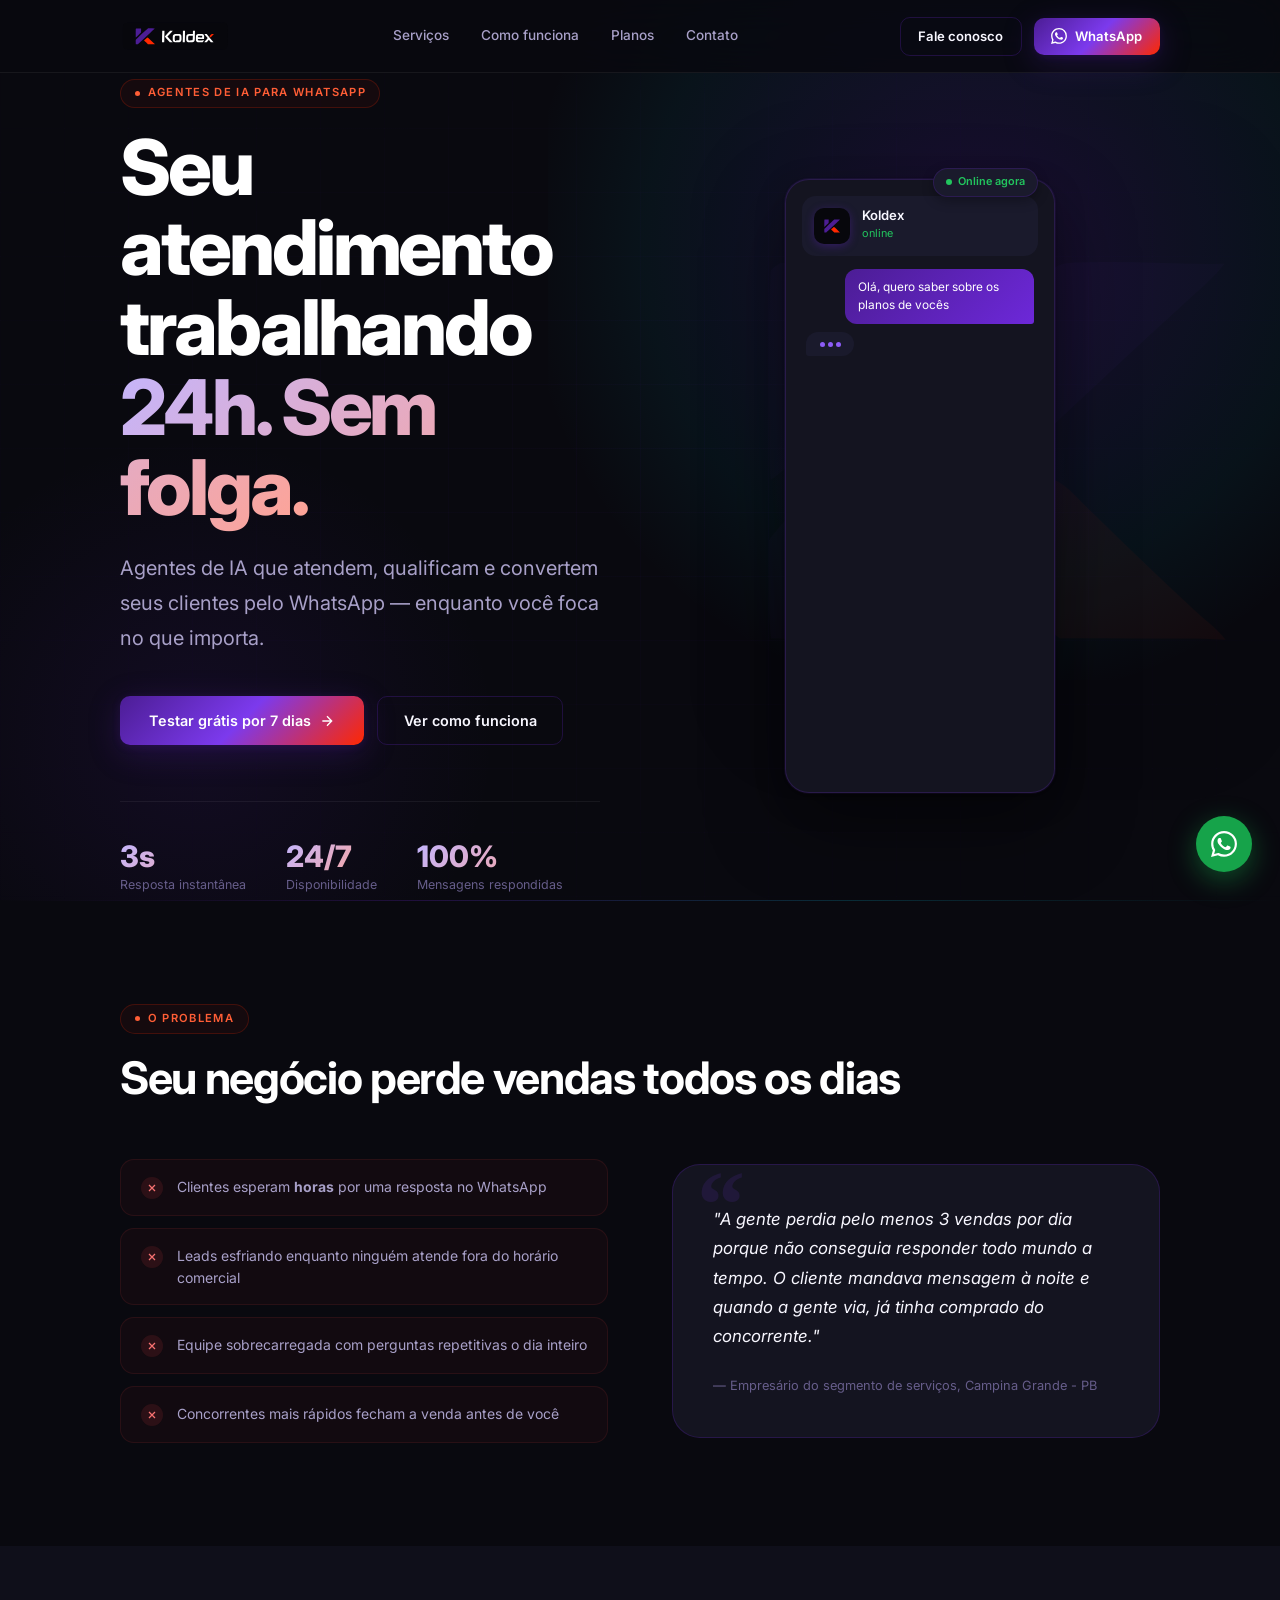
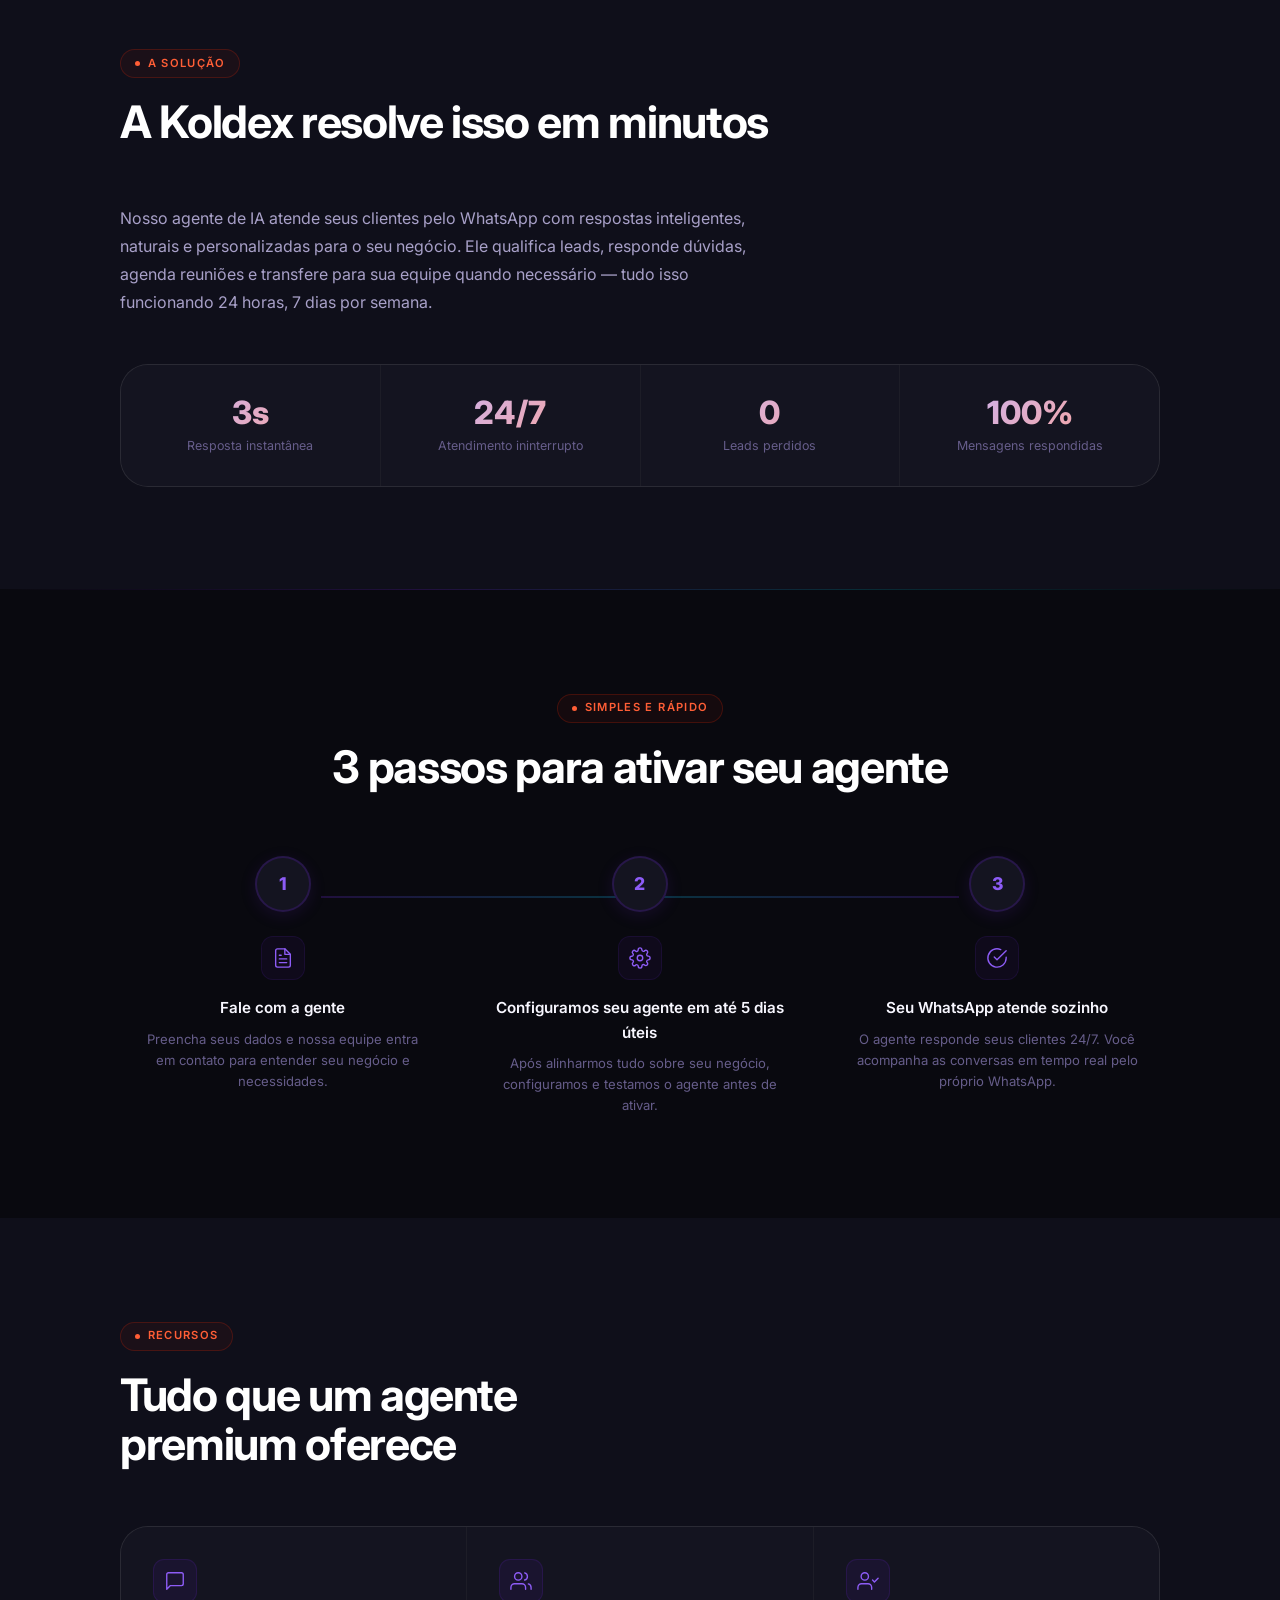
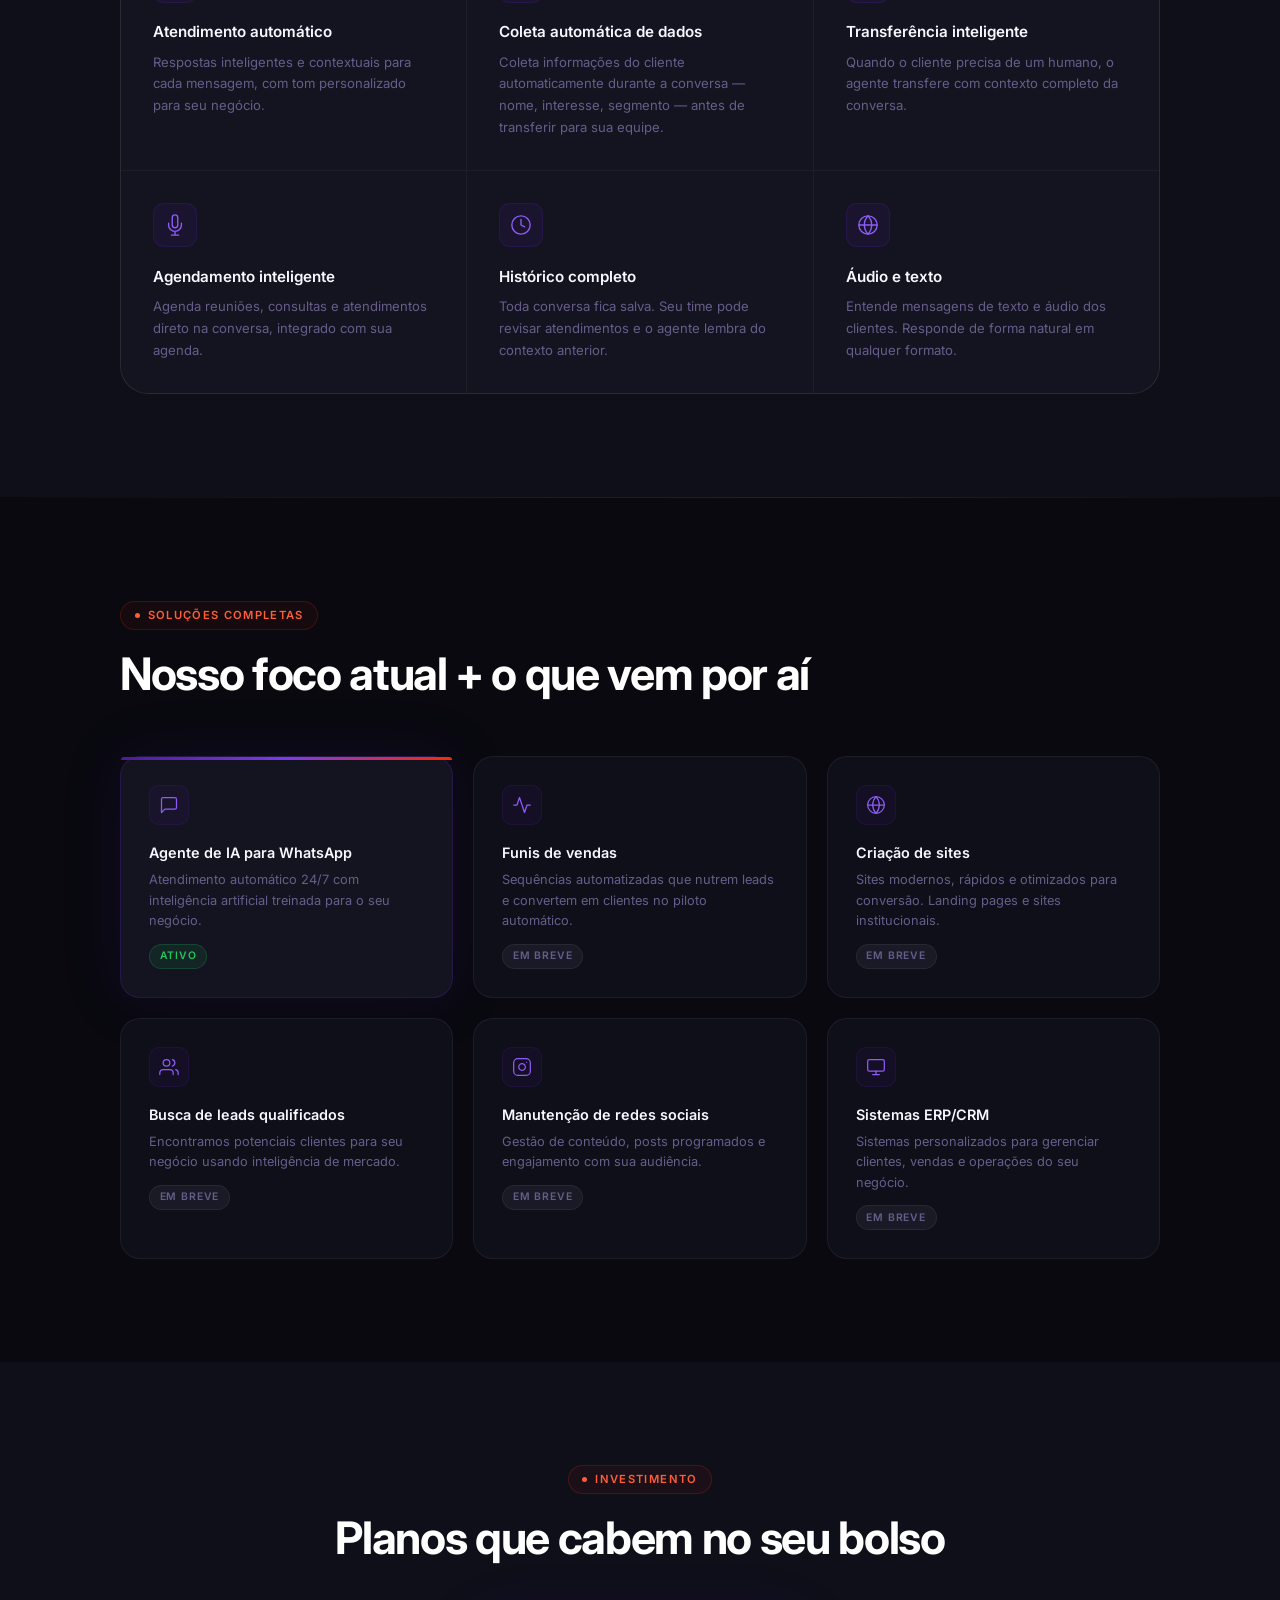
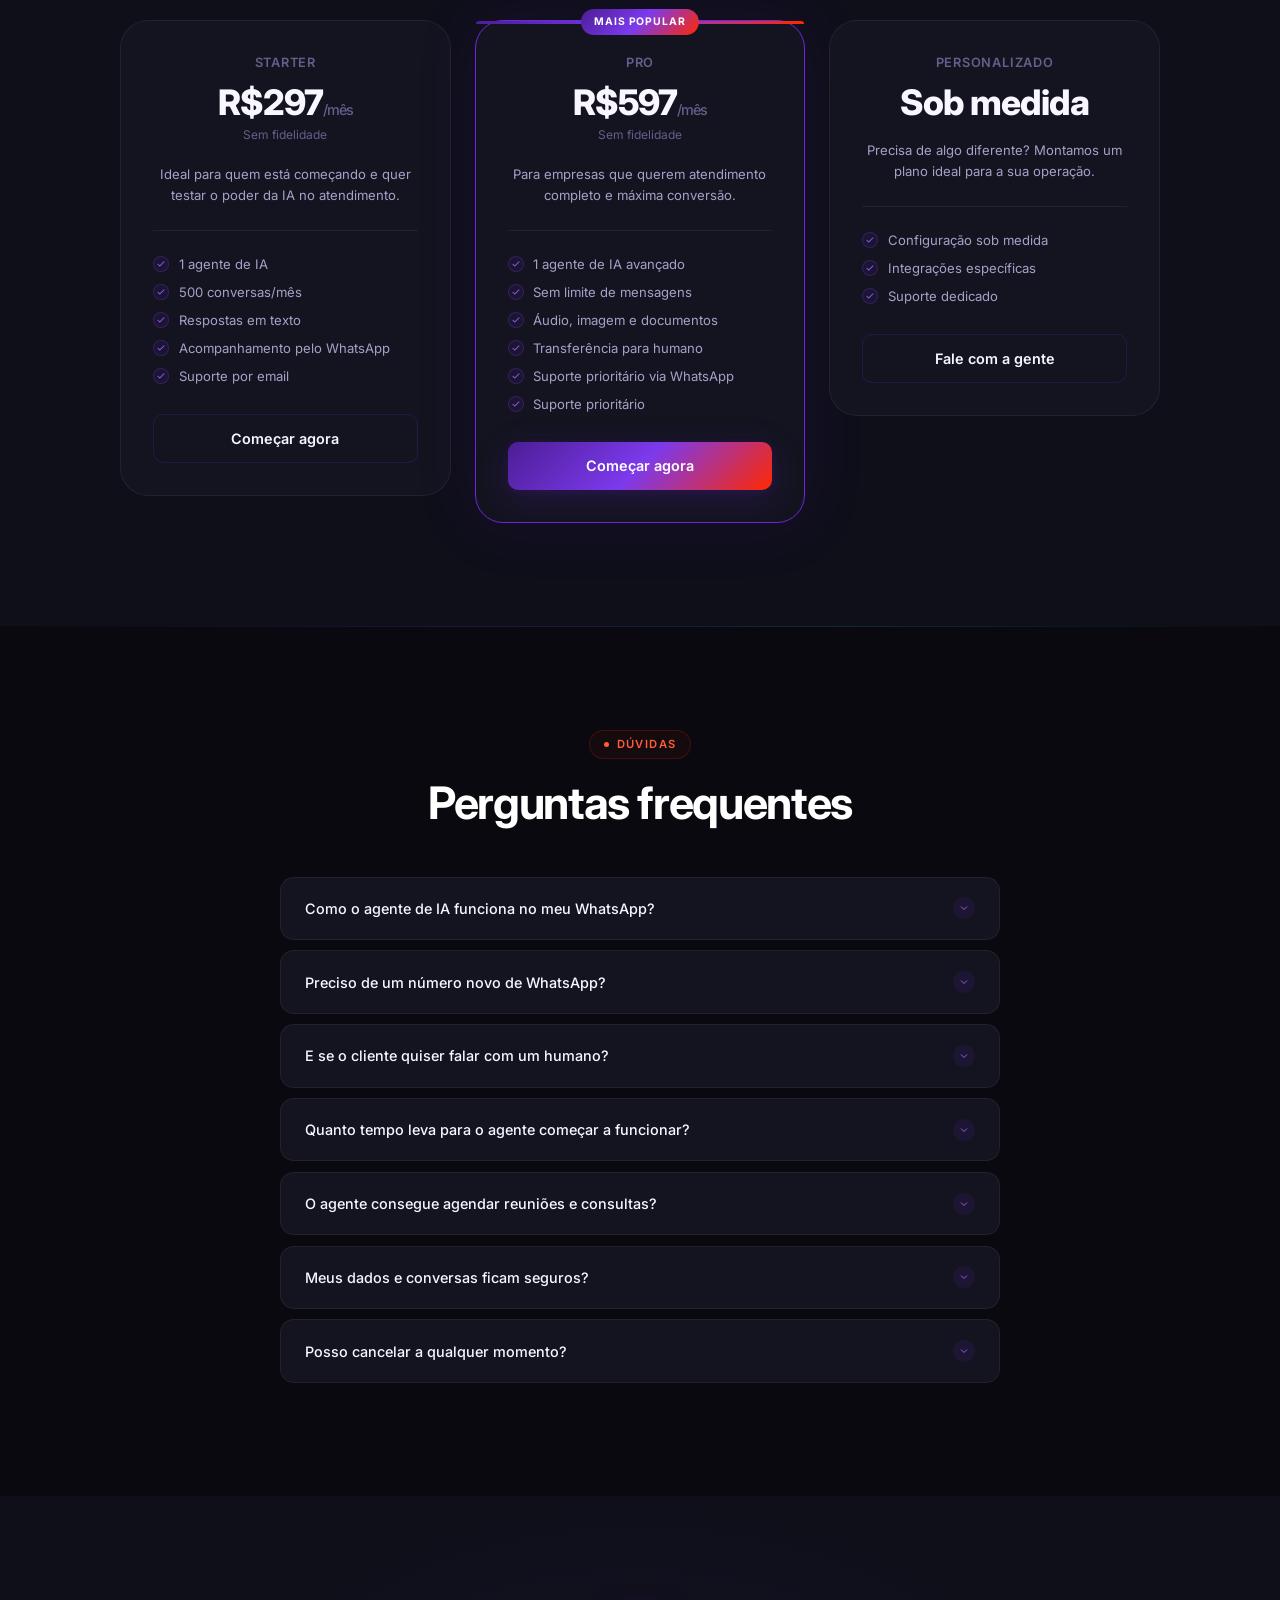
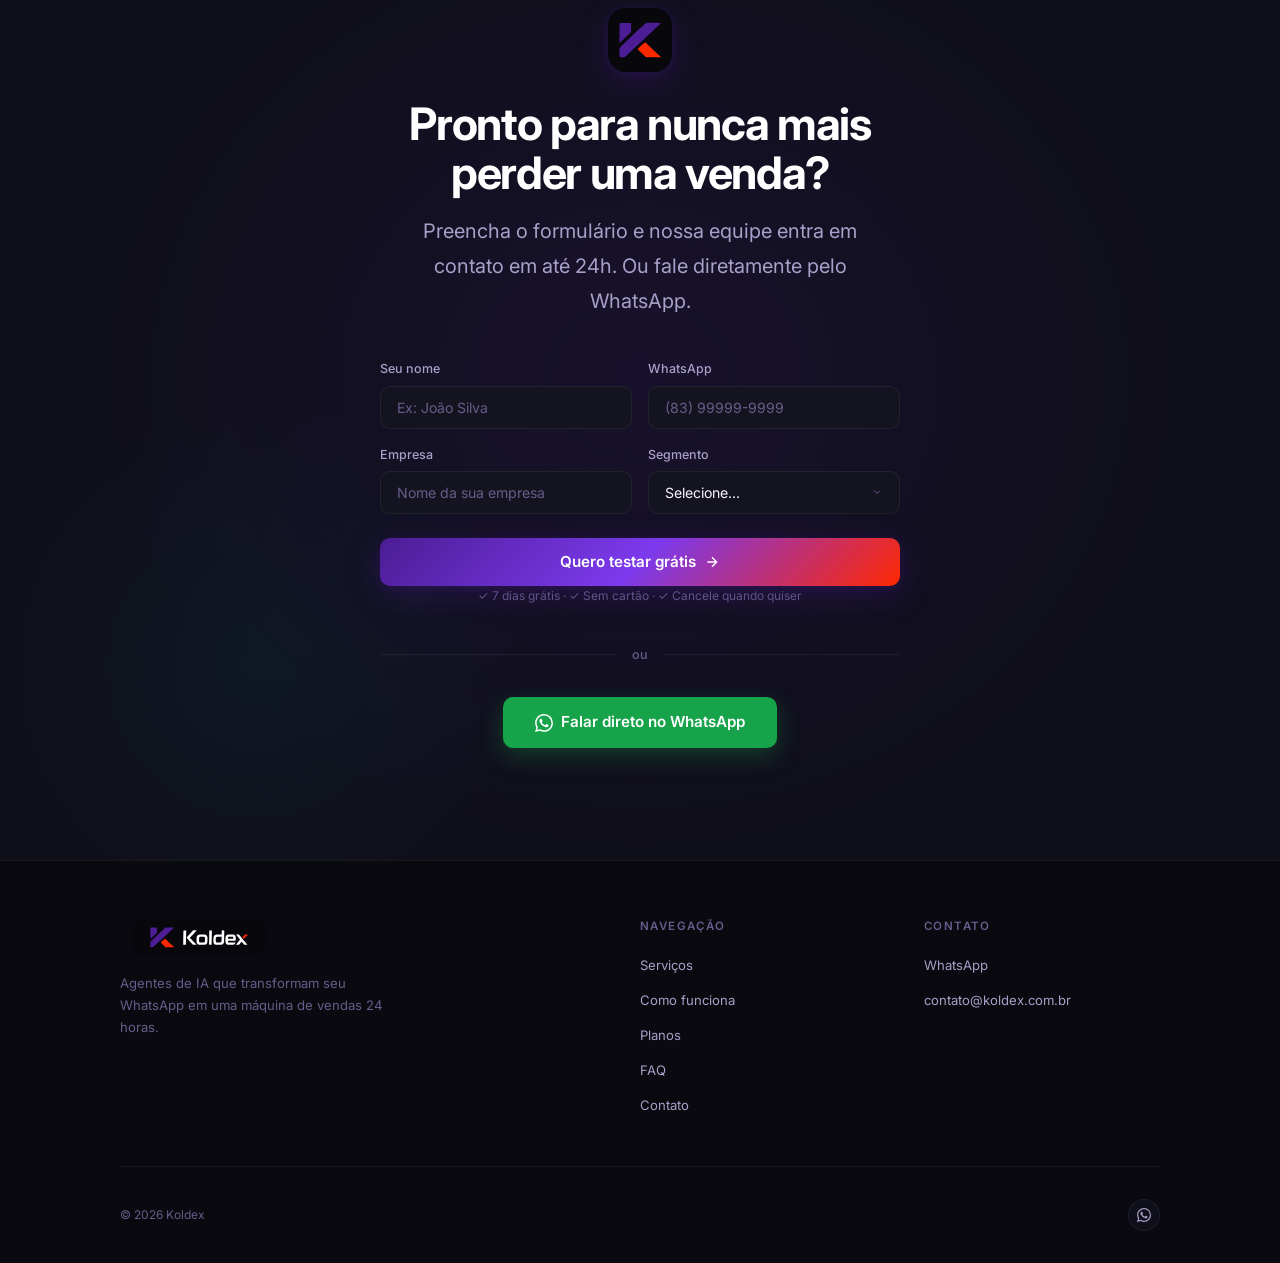
<file: index.html>
<!DOCTYPE html>
<html lang="pt-BR">
<head>
  <meta charset="UTF-8">
  <meta name="viewport" content="width=device-width, initial-scale=1.0">
  <meta name="description" content="Koldex — Agentes de IA para WhatsApp que atendem, qualificam e convertem seus clientes 24h por dia. Automação inteligente para empresas.">
  <meta name="theme-color" content="#09090F">

  <!-- Open Graph -->
  <meta property="og:title" content="Koldex — Agentes de IA para WhatsApp | Atendimento 24h">
  <meta property="og:description" content="Agentes de IA que atendem, qualificam e convertem seus clientes pelo WhatsApp — enquanto você foca no que importa.">
  <meta property="og:type" content="website">
  <meta property="og:url" content="https://koldex.com.br">
  <meta property="og:locale" content="pt_BR">

  <!-- Twitter Card -->
  <meta name="twitter:card" content="summary_large_image">
  <meta name="twitter:title" content="Koldex — Agentes de IA para WhatsApp">
  <meta name="twitter:description" content="Atendimento automático 24h pelo WhatsApp com inteligência artificial.">

  <title>Koldex — Agentes de IA para WhatsApp | Atendimento Automático 24h</title>

  <!-- Canonical -->
  <link rel="canonical" href="https://koldex.com.br/">

  <!-- Favicon -->
  <link rel="icon" type="image/svg+xml" href="assets/favicon.svg">
  <link rel="apple-touch-icon" href="assets/k-icon-512.png">

  <!-- Structured Data -->
  <script type="application/ld+json">
  {
    "@context": "https://schema.org",
    "@type": "Organization",
    "name": "Koldex",
    "url": "https://koldex.com.br",
    "logo": "https://koldex.com.br/assets/k-icon.svg",
    "description": "Agentes de IA para WhatsApp que atendem, qualificam e convertem seus clientes 24h por dia.",
    "address": {
      "@type": "PostalAddress",
      "addressLocality": "Campina Grande",
      "addressRegion": "PB",
      "addressCountry": "BR"
    },
    "contactPoint": {
      "@type": "ContactPoint",
      "contactType": "sales",
      "availableLanguage": "Portuguese"
    }
  }
  </script>
  <script type="application/ld+json">
  {
    "@context": "https://schema.org",
    "@type": "LocalBusiness",
    "name": "Koldex",
    "description": "Agência de automação com IA. Agentes inteligentes para WhatsApp que atendem 24/7.",
    "url": "https://koldex.com.br",
    "address": {
      "@type": "PostalAddress",
      "addressLocality": "Campina Grande",
      "addressRegion": "PB",
      "addressCountry": "BR"
    },
    "priceRange": "$$",
    "openingHoursSpecification": {
      "@type": "OpeningHoursSpecification",
      "dayOfWeek": ["Monday","Tuesday","Wednesday","Thursday","Friday","Saturday","Sunday"],
      "opens": "00:00",
      "closes": "23:59"
    }
  }
  </script>

  <!-- Fonts -->
  <link rel="preconnect" href="https://fonts.googleapis.com">
  <link rel="preconnect" href="https://fonts.gstatic.com" crossorigin>
  <link href="https://fonts.googleapis.com/css2?family=Inter:wght@400;500;600;700;800&display=swap" rel="stylesheet">

  <!-- Styles -->
  <link rel="stylesheet" href="css/tokens.css">
  <link rel="stylesheet" href="css/reset.css">
  <link rel="stylesheet" href="css/layout.css">
  <link rel="stylesheet" href="css/typography.css">
  <link rel="stylesheet" href="css/buttons.css">
  <link rel="stylesheet" href="css/nav.css">
  <link rel="stylesheet" href="css/hero.css">
  <link rel="stylesheet" href="css/sections.css">
  <link rel="stylesheet" href="css/features.css">
  <link rel="stylesheet" href="css/planos.css">
  <link rel="stylesheet" href="css/utilities.css">
  <link rel="stylesheet" href="css/animations.css">
  <link rel="stylesheet" href="css/form.css">
  <link rel="stylesheet" href="css/responsive.css">
</head>
<body>
  <!-- Skip navigation -->
  <a href="#main" class="skip">Pular para o conteúdo</a>

  <!-- ═══════════════════════════════════════
       NAVBAR
  ═══════════════════════════════════════ -->
  <nav id="nav" aria-label="Navegação principal">
    <div class="wrap nav-wrap">
      <!-- Logo -->
      <a href="/" class="nav-brand" aria-label="Koldex - Página inicial">
        <img src="assets/logo-dark.svg" alt="Koldex" class="nav-logo" height="32">
      </a>

      <!-- Links desktop -->
      <div class="nav-links">
        <a href="#servicos">Serviços</a>
        <a href="#como">Como funciona</a>
        <a href="#planos">Planos</a>
        <a href="#contato">Contato</a>
      </div>

      <!-- Actions -->
      <div class="nav-actions">
        <a href="#contato" class="btn btn-outline btn-sm" data-open-form>Fale conosco</a>
        <a href="https://wa.me/5583998920606?text=Ol%C3%A1%2C%20quero%20saber%20mais%20sobre%20o%20agente%20de%20IA" class="btn btn-brand btn-sm" target="_blank" rel="noopener noreferrer">
          <svg width="16" height="16" viewBox="0 0 24 24" fill="currentColor" aria-hidden="true">
            <path d="M17.472 14.382c-.297-.149-1.758-.867-2.03-.967-.273-.099-.471-.148-.67.15-.197.297-.767.966-.94 1.164-.173.199-.347.223-.644.075-.297-.15-1.255-.463-2.39-1.475-.883-.788-1.48-1.761-1.653-2.059-.173-.297-.018-.458.13-.606.134-.133.298-.347.446-.52.149-.174.198-.298.298-.497.099-.198.05-.371-.025-.52-.075-.149-.669-1.612-.916-2.207-.242-.579-.487-.5-.669-.51-.173-.008-.371-.01-.57-.01-.198 0-.52.074-.792.372-.272.297-1.04 1.016-1.04 2.479 0 1.462 1.065 2.875 1.213 3.074.149.198 2.096 3.2 5.077 4.487.709.306 1.262.489 1.694.625.712.227 1.36.195 1.871.118.571-.085 1.758-.719 2.006-1.413.248-.694.248-1.289.173-1.413-.074-.124-.272-.198-.57-.347m-5.421 7.403h-.004a9.87 9.87 0 01-5.031-1.378l-.361-.214-3.741.982.998-3.648-.235-.374a9.86 9.86 0 01-1.51-5.26c.001-5.45 4.436-9.884 9.888-9.884 2.64 0 5.122 1.03 6.988 2.898a9.825 9.825 0 012.893 6.994c-.003 5.45-4.437 9.884-9.885 9.884m8.413-18.297A11.815 11.815 0 0012.05 0C5.495 0 .16 5.335.157 11.892c0 2.096.547 4.142 1.588 5.945L.057 24l6.305-1.654a11.882 11.882 0 005.683 1.448h.005c6.554 0 11.89-5.335 11.893-11.893a11.821 11.821 0 00-3.48-8.413z"/>
          </svg>
          WhatsApp
        </a>
      </div>

      <!-- Hamburger mobile -->
      <button class="nav-toggle" aria-label="Abrir menu" aria-expanded="false">
        <span></span>
        <span></span>
        <span></span>
      </button>
    </div>

    <!-- Mobile menu -->
    <div class="nav-mobile" aria-label="Menu mobile">
      <a href="#servicos">Serviços</a>
      <a href="#como">Como funciona</a>
      <a href="#planos">Planos</a>
      <a href="#contato">Contato</a>
      <a href="https://wa.me/5583998920606?text=Ol%C3%A1%2C%20quero%20saber%20mais%20sobre%20o%20agente%20de%20IA" class="btn btn-wpp" target="_blank" rel="noopener noreferrer">
        Falar no WhatsApp
      </a>
    </div>
  </nav>

  <!-- ═══════════════════════════════════════
       HERO
  ═══════════════════════════════════════ -->
  <main id="main">
    <section id="hero">
      <!-- Background elements -->
      <div class="hero-orb-1" aria-hidden="true"></div>
      <div class="hero-orb-2" aria-hidden="true"></div>
      <div class="hero-grid-bg" aria-hidden="true"></div>

      <!-- K watermark -->
      <img src="assets/k-icon.svg" class="hero-watermark" alt="" aria-hidden="true">

      <div class="wrap hero-inner">
        <!-- Copy -->
        <div class="hero-copy">
          <span class="eyebrow">Agentes de IA para WhatsApp</span>

          <h1 class="display hero-title">
            Seu atendimento trabalhando <span class="hi">24h. Sem folga.</span>
          </h1>

          <p class="subheading hero-sub">
            Agentes de IA que atendem, qualificam e convertem seus clientes pelo WhatsApp — enquanto você foca no que importa.
          </p>

          <div class="hero-ctas">
            <a href="https://wa.me/5583998920606?text=Ol%C3%A1%2C%20quero%20testar%20o%20agente%20de%20IA%20por%207%20dias" class="btn btn-brand" target="_blank" rel="noopener noreferrer">
              Testar grátis por 7 dias
              <svg width="16" height="16" viewBox="0 0 24 24" fill="none" stroke="currentColor" stroke-width="2" aria-hidden="true">
                <path d="M5 12h14M12 5l7 7-7 7"/>
              </svg>
            </a>
            <a href="#como" class="btn btn-outline">
              Ver como funciona
            </a>
          </div>

          <!-- Stats -->
          <div class="hero-meta">
            <div>
              <div class="hero-stat-num">3s</div>
              <div class="hero-stat-label">Resposta instantânea</div>
            </div>
            <div>
              <div class="hero-stat-num">24/7</div>
              <div class="hero-stat-label">Disponibilidade</div>
            </div>
            <div>
              <div class="hero-stat-num">100%</div>
              <div class="hero-stat-label">Mensagens respondidas</div>
            </div>
          </div>
        </div>

        <!-- WhatsApp mockup -->
        <div class="hero-visual">
          <div class="mockup">
            <div class="mockup-status">Online agora</div>

            <div class="mockup-header">
              <div class="mockup-avatar">
                <img src="assets/icon-transparent.svg" alt="" width="24" height="24">
              </div>
              <div>
                <div class="mockup-name">Koldex</div>
                <div class="mockup-online">online</div>
              </div>
            </div>

            <div class="chat">
              <div class="msg out">Olá, quero saber sobre os planos de vocês</div>
              <div class="typing-ind">
                <span></span><span></span><span></span>
              </div>
              <div class="msg in">Olá! 👋 Que bom ter você aqui! Temos planos a partir de R$297/mês. Qual o segmento da sua empresa?</div>
              <div class="msg out">Tenho uma clínica odontológica</div>
              <div class="msg in">Perfeito! Temos vários clientes no segmento de saúde. Posso agendar uma demonstração gratuita para você?</div>
              <div class="msg out">Sim, por favor!</div>
              <div class="msg in">Ótimo! 🎉 Me passa seu melhor horário e eu já reservo. Pode ser amanhã às 10h?</div>
            </div>
          </div>
        </div>
      </div>
    </section>

    <!-- ═══════════════════════════════════════
         PROBLEMAS
    ═══════════════════════════════════════ -->
    <div class="hr"></div>

    <section id="problemas" class="section">
      <div class="wrap">
        <span class="eyebrow r">O problema</span>
        <h2 class="heading r">Seu negócio perde vendas todos os dias</h2>

        <div class="problemas-layout">
          <div class="problemas-items">
            <div class="p-item r">
              <div class="p-icon">
                <svg viewBox="0 0 24 24"><path d="M18 6L6 18M6 6l12 12"/></svg>
              </div>
              <p>Clientes esperam <strong>horas</strong> por uma resposta no WhatsApp</p>
            </div>
            <div class="p-item r">
              <div class="p-icon">
                <svg viewBox="0 0 24 24"><path d="M18 6L6 18M6 6l12 12"/></svg>
              </div>
              <p>Leads esfriando enquanto ninguém atende fora do horário comercial</p>
            </div>
            <div class="p-item r">
              <div class="p-icon">
                <svg viewBox="0 0 24 24"><path d="M18 6L6 18M6 6l12 12"/></svg>
              </div>
              <p>Equipe sobrecarregada com perguntas repetitivas o dia inteiro</p>
            </div>
            <div class="p-item r">
              <div class="p-icon">
                <svg viewBox="0 0 24 24"><path d="M18 6L6 18M6 6l12 12"/></svg>
              </div>
              <p>Concorrentes mais rápidos fecham a venda antes de você</p>
            </div>
          </div>

          <div class="quote-card r">
            <blockquote>
              "A gente perdia pelo menos 3 vendas por dia porque não conseguia responder todo mundo a tempo. O cliente mandava mensagem à noite e quando a gente via, já tinha comprado do concorrente."
            </blockquote>
            <cite>— Empresário do segmento de serviços, Campina Grande - PB</cite>
          </div>
        </div>
      </div>
    </section>

    <!-- ═══════════════════════════════════════
         SOLUÇÃO
    ═══════════════════════════════════════ -->
    <section id="solucao" class="section">
      <div class="wrap">
        <span class="eyebrow r">A solução</span>
        <h2 class="heading r">A Koldex resolve isso em minutos</h2>

        <div class="solucao-layout">
          <div class="solucao-desc r">
            <p>
              Nosso agente de IA atende seus clientes pelo WhatsApp com respostas inteligentes, naturais e personalizadas para o seu negócio. Ele qualifica leads, responde dúvidas, agenda reuniões e transfere para sua equipe quando necessário — tudo isso funcionando 24 horas, 7 dias por semana.
            </p>
          </div>

          <div class="metricas r">
            <div class="metrica">
              <div class="metrica-valor">3s</div>
              <div class="metrica-label">Resposta instantânea</div>
            </div>
            <div class="metrica">
              <div class="metrica-valor">24/7</div>
              <div class="metrica-label">Atendimento ininterrupto</div>
            </div>
            <div class="metrica">
              <div class="metrica-valor">0</div>
              <div class="metrica-label">Leads perdidos</div>
            </div>
            <div class="metrica">
              <div class="metrica-valor">100%</div>
              <div class="metrica-label">Mensagens respondidas</div>
            </div>
          </div>
        </div>
      </div>
    </section>

    <!-- ═══════════════════════════════════════
         COMO FUNCIONA
    ═══════════════════════════════════════ -->
    <div class="hr"></div>

    <section id="como" class="section">
      <div class="wrap text-center">
        <span class="eyebrow r">Simples e rápido</span>
        <h2 class="heading r">3 passos para ativar seu agente</h2>

        <div class="steps">
          <div class="step r">
            <div class="step-num">1</div>
            <div class="step-icon">
              <svg viewBox="0 0 24 24" stroke-linecap="round" stroke-linejoin="round">
                <path d="M14 2H6a2 2 0 00-2 2v16a2 2 0 002 2h12a2 2 0 002-2V8z"/>
                <polyline points="14 2 14 8 20 8"/>
                <line x1="16" y1="13" x2="8" y2="13"/>
                <line x1="16" y1="17" x2="8" y2="17"/>
                <polyline points="10 9 9 9 8 9"/>
              </svg>
            </div>
            <h3>Fale com a gente</h3>
            <p>Preencha seus dados e nossa equipe entra em contato para entender seu negócio e necessidades.</p>
          </div>

          <div class="step r">
            <div class="step-num">2</div>
            <div class="step-icon">
              <svg viewBox="0 0 24 24" stroke-linecap="round" stroke-linejoin="round">
                <circle cx="12" cy="12" r="3"/>
                <path d="M19.4 15a1.65 1.65 0 00.33 1.82l.06.06a2 2 0 010 2.83 2 2 0 01-2.83 0l-.06-.06a1.65 1.65 0 00-1.82-.33 1.65 1.65 0 00-1 1.51V21a2 2 0 01-4 0v-.09a1.65 1.65 0 00-1.08-1.51 1.65 1.65 0 00-1.82.33l-.06.06a2 2 0 01-2.83-2.83l.06-.06a1.65 1.65 0 00.33-1.82 1.65 1.65 0 00-1.51-1H3a2 2 0 010-4h.09a1.65 1.65 0 001.51-1.08 1.65 1.65 0 00-.33-1.82l-.06-.06a2 2 0 012.83-2.83l.06.06a1.65 1.65 0 001.82.33H9a1.65 1.65 0 001-1.51V3a2 2 0 014 0v.09a1.65 1.65 0 001.08 1.51 1.65 1.65 0 001.82-.33l.06-.06a2 2 0 012.83 2.83l-.06.06a1.65 1.65 0 00-.33 1.82V9a1.65 1.65 0 001.51 1H21a2 2 0 010 4h-.09a1.65 1.65 0 00-1.51 1.08z"/>
              </svg>
            </div>
            <h3>Configuramos seu agente em até 5 dias úteis</h3>
            <p>Após alinharmos tudo sobre seu negócio, configuramos e testamos o agente antes de ativar.</p>
          </div>

          <div class="step r">
            <div class="step-num">3</div>
            <div class="step-icon">
              <svg viewBox="0 0 24 24" stroke-linecap="round" stroke-linejoin="round">
                <path d="M22 11.08V12a10 10 0 11-5.93-9.14"/>
                <polyline points="22 4 12 14.01 9 11.01"/>
              </svg>
            </div>
            <h3>Seu WhatsApp atende sozinho</h3>
            <p>O agente responde seus clientes 24/7. Você acompanha as conversas em tempo real pelo próprio WhatsApp.</p>
          </div>
        </div>
      </div>
    </section>
  </main>

  <!-- ═══════════════════════════════════════
       FEATURES
  ═══════════════════════════════════════ -->
  <section id="features" class="section">
    <div class="wrap">
      <div class="features-head">
        <span class="eyebrow r">Recursos</span>
        <h2 class="heading r">Tudo que um agente premium oferece</h2>
      </div>

      <div class="grid-features r">
        <div class="fcard">
          <div class="fcard-ico">
            <svg viewBox="0 0 24 24"><path d="M21 15a2 2 0 01-2 2H7l-4 4V5a2 2 0 012-2h14a2 2 0 012 2z"/></svg>
          </div>
          <h3>Atendimento automático</h3>
          <p>Respostas inteligentes e contextuais para cada mensagem, com tom personalizado para seu negócio.</p>
        </div>
        <div class="fcard">
          <div class="fcard-ico">
            <svg viewBox="0 0 24 24"><path d="M17 21v-2a4 4 0 00-4-4H5a4 4 0 00-4 4v2"/><circle cx="9" cy="7" r="4"/><path d="M23 21v-2a4 4 0 00-3-3.87M16 3.13a4 4 0 010 7.75"/></svg>
          </div>
          <h3>Coleta automática de dados</h3>
          <p>Coleta informações do cliente automaticamente durante a conversa — nome, interesse, segmento — antes de transferir para sua equipe.</p>
        </div>
        <div class="fcard">
          <div class="fcard-ico">
            <svg viewBox="0 0 24 24"><path d="M16 21v-2a4 4 0 00-4-4H5a4 4 0 00-4 4v2"/><circle cx="8.5" cy="7" r="4"/><polyline points="17 11 19 13 23 9"/></svg>
          </div>
          <h3>Transferência inteligente</h3>
          <p>Quando o cliente precisa de um humano, o agente transfere com contexto completo da conversa.</p>
        </div>
        <div class="fcard">
          <div class="fcard-ico">
            <svg viewBox="0 0 24 24"><path d="M12 1a3 3 0 00-3 3v8a3 3 0 006 0V4a3 3 0 00-3-3z"/><path d="M19 10v2a7 7 0 01-14 0v-2M12 19v4M8 23h8"/></svg>
          </div>
          <h3>Agendamento inteligente</h3>
          <p>Agenda reuniões, consultas e atendimentos direto na conversa, integrado com sua agenda.</p>
        </div>
        <div class="fcard">
          <div class="fcard-ico">
            <svg viewBox="0 0 24 24"><circle cx="12" cy="12" r="10"/><polyline points="12 6 12 12 16 14"/></svg>
          </div>
          <h3>Histórico completo</h3>
          <p>Toda conversa fica salva. Seu time pode revisar atendimentos e o agente lembra do contexto anterior.</p>
        </div>
        <div class="fcard">
          <div class="fcard-ico">
            <svg viewBox="0 0 24 24"><circle cx="12" cy="12" r="10"/><line x1="2" y1="12" x2="22" y2="12"/><path d="M12 2a15.3 15.3 0 014 10 15.3 15.3 0 01-4 10 15.3 15.3 0 01-4-10 15.3 15.3 0 014-10z"/></svg>
          </div>
          <h3>Áudio e texto</h3>
          <p>Entende mensagens de texto e áudio dos clientes. Responde de forma natural em qualquer formato.</p>
        </div>
      </div>
    </div>
  </section>

  <!-- ═══════════════════════════════════════
       SERVIÇOS
  ═══════════════════════════════════════ -->
  <div class="hr"></div>

  <section id="servicos" class="section">
    <div class="wrap">
      <span class="eyebrow r">Soluções completas</span>
      <h2 class="heading r">Nosso foco atual + o que vem por aí</h2>

      <div class="servicos-grid">
        <div class="scard destaque r">
          <div class="scard-ico">
            <svg viewBox="0 0 24 24"><path d="M21 15a2 2 0 01-2 2H7l-4 4V5a2 2 0 012-2h14a2 2 0 012 2z"/></svg>
          </div>
          <h3>Agente de IA para WhatsApp</h3>
          <p>Atendimento automático 24/7 com inteligência artificial treinada para o seu negócio.</p>
          <span class="scard-badge ativo">Ativo</span>
        </div>
        <div class="scard r">
          <div class="scard-ico">
            <svg viewBox="0 0 24 24"><polyline points="22 12 18 12 15 21 9 3 6 12 2 12"/></svg>
          </div>
          <h3>Funis de vendas</h3>
          <p>Sequências automatizadas que nutrem leads e convertem em clientes no piloto automático.</p>
          <span class="scard-badge breve">Em breve</span>
        </div>
        <div class="scard r">
          <div class="scard-ico">
            <svg viewBox="0 0 24 24"><circle cx="12" cy="12" r="10"/><line x1="2" y1="12" x2="22" y2="12"/><path d="M12 2a15.3 15.3 0 014 10 15.3 15.3 0 01-4 10 15.3 15.3 0 01-4-10 15.3 15.3 0 014-10z"/></svg>
          </div>
          <h3>Criação de sites</h3>
          <p>Sites modernos, rápidos e otimizados para conversão. Landing pages e sites institucionais.</p>
          <span class="scard-badge breve">Em breve</span>
        </div>
        <div class="scard r">
          <div class="scard-ico">
            <svg viewBox="0 0 24 24"><path d="M17 21v-2a4 4 0 00-4-4H5a4 4 0 00-4 4v2"/><circle cx="9" cy="7" r="4"/><path d="M23 21v-2a4 4 0 00-3-3.87M16 3.13a4 4 0 010 7.75"/></svg>
          </div>
          <h3>Busca de leads qualificados</h3>
          <p>Encontramos potenciais clientes para seu negócio usando inteligência de mercado.</p>
          <span class="scard-badge breve">Em breve</span>
        </div>
        <div class="scard r">
          <div class="scard-ico">
            <svg viewBox="0 0 24 24"><rect x="2" y="2" width="20" height="20" rx="5" ry="5"/><path d="M16 11.37A4 4 0 1112.63 8 4 4 0 0116 11.37z"/><line x1="17.5" y1="6.5" x2="17.51" y2="6.5"/></svg>
          </div>
          <h3>Manutenção de redes sociais</h3>
          <p>Gestão de conteúdo, posts programados e engajamento com sua audiência.</p>
          <span class="scard-badge breve">Em breve</span>
        </div>
        <div class="scard r">
          <div class="scard-ico">
            <svg viewBox="0 0 24 24"><rect x="2" y="3" width="20" height="14" rx="2" ry="2"/><line x1="8" y1="21" x2="16" y2="21"/><line x1="12" y1="17" x2="12" y2="21"/></svg>
          </div>
          <h3>Sistemas ERP/CRM</h3>
          <p>Sistemas personalizados para gerenciar clientes, vendas e operações do seu negócio.</p>
          <span class="scard-badge breve">Em breve</span>
        </div>
      </div>
    </div>
  </section>

  <!-- ═══════════════════════════════════════
       PLANOS
  ═══════════════════════════════════════ -->
  <section id="planos" class="section">
    <div class="wrap text-center">
      <span class="eyebrow r">Investimento</span>
      <h2 class="heading r">Planos que cabem no seu bolso</h2>

      <div class="planos-grid">
        <!-- Starter -->
        <div class="plano-card r">
          <div class="plano-nome">Starter</div>
          <div class="plano-preco">
            <div class="plano-valor">R$297<span>/mês</span></div>
            <div class="plano-periodo">Sem fidelidade</div>
          </div>
          <div class="plano-desc">Ideal para quem está começando e quer testar o poder da IA no atendimento.</div>
          <div class="plano-items">
            <div class="plano-item"><div class="plano-check"><svg viewBox="0 0 24 24"><polyline points="20 6 9 17 4 12"/></svg></div>1 agente de IA</div>
            <div class="plano-item"><div class="plano-check"><svg viewBox="0 0 24 24"><polyline points="20 6 9 17 4 12"/></svg></div>500 conversas/mês</div>
            <div class="plano-item"><div class="plano-check"><svg viewBox="0 0 24 24"><polyline points="20 6 9 17 4 12"/></svg></div>Respostas em texto</div>
            <div class="plano-item"><div class="plano-check"><svg viewBox="0 0 24 24"><polyline points="20 6 9 17 4 12"/></svg></div>Acompanhamento pelo WhatsApp</div>
            <div class="plano-item"><div class="plano-check"><svg viewBox="0 0 24 24"><polyline points="20 6 9 17 4 12"/></svg></div>Suporte por email</div>
          </div>
          <a href="https://wa.me/5583998920606?text=Quero%20o%20plano%20Starter" class="btn btn-outline plano-cta" target="_blank" rel="noopener noreferrer">Começar agora</a>
        </div>

        <!-- Pro -->
        <div class="plano-card popular r">
          <div class="plano-popular-badge">Mais popular</div>
          <div class="plano-nome">Pro</div>
          <div class="plano-preco">
            <div class="plano-valor">R$597<span>/mês</span></div>
            <div class="plano-periodo">Sem fidelidade</div>
          </div>
          <div class="plano-desc">Para empresas que querem atendimento completo e máxima conversão.</div>
          <div class="plano-items">
            <div class="plano-item"><div class="plano-check"><svg viewBox="0 0 24 24"><polyline points="20 6 9 17 4 12"/></svg></div>1 agente de IA avançado</div>
            <div class="plano-item"><div class="plano-check"><svg viewBox="0 0 24 24"><polyline points="20 6 9 17 4 12"/></svg></div>Sem limite de mensagens</div>
            <div class="plano-item"><div class="plano-check"><svg viewBox="0 0 24 24"><polyline points="20 6 9 17 4 12"/></svg></div>Áudio, imagem e documentos</div>
            <div class="plano-item"><div class="plano-check"><svg viewBox="0 0 24 24"><polyline points="20 6 9 17 4 12"/></svg></div>Transferência para humano</div>
            <div class="plano-item"><div class="plano-check"><svg viewBox="0 0 24 24"><polyline points="20 6 9 17 4 12"/></svg></div>Suporte prioritário via WhatsApp</div>
            <div class="plano-item"><div class="plano-check"><svg viewBox="0 0 24 24"><polyline points="20 6 9 17 4 12"/></svg></div>Suporte prioritário</div>
          </div>
          <a href="https://wa.me/5583998920606?text=Quero%20o%20plano%20Pro" class="btn btn-brand plano-cta" target="_blank" rel="noopener noreferrer">Começar agora</a>
        </div>

        <!-- Personalizado -->
        <div class="plano-card r">
          <div class="plano-nome">Personalizado</div>
          <div class="plano-preco">
            <div class="plano-valor">Sob medida</div>
          </div>
          <div class="plano-desc">Precisa de algo diferente? Montamos um plano ideal para a sua operação.</div>
          <div class="plano-items">
            <div class="plano-item"><div class="plano-check"><svg viewBox="0 0 24 24"><polyline points="20 6 9 17 4 12"/></svg></div>Configuração sob medida</div>
            <div class="plano-item"><div class="plano-check"><svg viewBox="0 0 24 24"><polyline points="20 6 9 17 4 12"/></svg></div>Integrações específicas</div>
            <div class="plano-item"><div class="plano-check"><svg viewBox="0 0 24 24"><polyline points="20 6 9 17 4 12"/></svg></div>Suporte dedicado</div>
          </div>
          <a href="https://wa.me/5583998920606?text=Quero%20um%20plano%20personalizado" class="btn btn-outline plano-cta" target="_blank" rel="noopener noreferrer">Fale com a gente</a>
        </div>
      </div>
    </div>
  </section>

  <!-- ═══════════════════════════════════════
       FAQ
  ═══════════════════════════════════════ -->
  <div class="hr"></div>

  <section id="faq" class="section">
    <div class="wrap text-center">
      <span class="eyebrow r">Dúvidas</span>
      <h2 class="heading r">Perguntas frequentes</h2>

      <div class="faq-wrap">
        <details class="faq-item r">
          <summary>Como o agente de IA funciona no meu WhatsApp?<span class="faq-icon"><svg viewBox="0 0 24 24"><polyline points="6 9 12 15 18 9"/></svg></span></summary>
          <div class="faq-body">O agente se conecta ao seu número de WhatsApp Business através de uma integração oficial. Ele lê as mensagens recebidas, processa com inteligência artificial e responde automaticamente seguindo as regras e tom de voz do seu negócio.</div>
        </details>
        <details class="faq-item r">
          <summary>Preciso de um número novo de WhatsApp?<span class="faq-icon"><svg viewBox="0 0 24 24"><polyline points="6 9 12 15 18 9"/></svg></span></summary>
          <div class="faq-body">Não necessariamente. Podemos usar seu número atual de WhatsApp Business. Caso prefira, também podemos configurar com um número dedicado para o agente.</div>
        </details>
        <details class="faq-item r">
          <summary>E se o cliente quiser falar com um humano?<span class="faq-icon"><svg viewBox="0 0 24 24"><polyline points="6 9 12 15 18 9"/></svg></span></summary>
          <div class="faq-body">O agente identifica quando a conversa precisa de atendimento humano e transfere automaticamente, enviando todo o contexto da conversa para sua equipe. O cliente nunca fica sem resposta.</div>
        </details>
        <details class="faq-item r">
          <summary>Quanto tempo leva para o agente começar a funcionar?<span class="faq-icon"><svg viewBox="0 0 24 24"><polyline points="6 9 12 15 18 9"/></svg></span></summary>
          <div class="faq-body">Após o alinhamento inicial sobre seu negócio (que fazemos por WhatsApp), o agente fica pronto em até 5 dias úteis. Fazemos testes antes de ativar para garantir que tudo funciona perfeitamente.</div>
        </details>
        <details class="faq-item r">
          <summary>O agente consegue agendar reuniões e consultas?<span class="faq-icon"><svg viewBox="0 0 24 24"><polyline points="6 9 12 15 18 9"/></svg></span></summary>
          <div class="faq-body">Sim! O agente pode verificar disponibilidade e agendar compromissos diretamente na conversa, integrado com Google Calendar ou outros sistemas de agendamento.</div>
        </details>
        <details class="faq-item r">
          <summary>Meus dados e conversas ficam seguros?<span class="faq-icon"><svg viewBox="0 0 24 24"><polyline points="6 9 12 15 18 9"/></svg></span></summary>
          <div class="faq-body">Totalmente. Seguimos as normas da LGPD (Lei Geral de Proteção de Dados), utilizamos criptografia em todas as comunicações, e seus dados nunca são compartilhados com terceiros. Você tem controle total sobre as informações.</div>
        </details>
        <details class="faq-item r">
          <summary>Posso cancelar a qualquer momento?<span class="faq-icon"><svg viewBox="0 0 24 24"><polyline points="6 9 12 15 18 9"/></svg></span></summary>
          <div class="faq-body">Sim, não exigimos fidelidade. Você pode cancelar a qualquer momento sem multa. Acreditamos que a qualidade do serviço é o que mantém nossos clientes.</div>
        </details>
      </div>
    </div>
  </section>

  <!-- ═══════════════════════════════════════
       CTA FINAL
  ═══════════════════════════════════════ -->
  <section id="contato">
    <div class="cta-bg" aria-hidden="true"></div>
    <div class="wrap cta-inner">
      <div class="cta-icon">
        <img src="assets/k-icon.svg" alt="" aria-hidden="true">
      </div>
      <h2 class="heading r">Pronto para nunca mais perder uma venda?</h2>
      <p class="subheading mx-auto r">Preencha o formulário e nossa equipe entra em contato em até 24h. Ou fale diretamente pelo WhatsApp.</p>

      <!-- Lead Form -->
      <form id="lead-form" class="lead-form r" action="https://formspree.io/f/mykakjkj" method="POST">
        <div class="form-row">
          <div class="form-group">
            <label for="form-nome">Seu nome</label>
            <input type="text" id="form-nome" name="nome" placeholder="Ex: João Silva" required>
          </div>
          <div class="form-group">
            <label for="form-whatsapp">WhatsApp</label>
            <input type="tel" id="form-whatsapp" name="whatsapp" placeholder="(83) 99999-9999" required>
          </div>
        </div>
        <div class="form-row">
          <div class="form-group">
            <label for="form-empresa">Empresa</label>
            <input type="text" id="form-empresa" name="empresa" placeholder="Nome da sua empresa">
          </div>
          <div class="form-group">
            <label for="form-segmento">Segmento</label>
            <select id="form-segmento" name="segmento">
              <option value="">Selecione...</option>
              <option value="saude">Saúde (clínicas, consultórios)</option>
              <option value="comercio">Comércio / Varejo</option>
              <option value="servicos">Serviços</option>
              <option value="educacao">Educação</option>
              <option value="alimentacao">Alimentação</option>
              <option value="imobiliario">Imobiliário</option>
              <option value="outro">Outro</option>
            </select>
          </div>
        </div>
        <button type="submit" class="btn btn-brand form-submit">
          Quero testar grátis
          <svg width="16" height="16" viewBox="0 0 24 24" fill="none" stroke="currentColor" stroke-width="2" aria-hidden="true">
            <path d="M5 12h14M12 5l7 7-7 7"/>
          </svg>
        </button>
        <p class="form-note">✓ 7 dias grátis · ✓ Sem cartão · ✓ Cancele quando quiser</p>
      </form>

      <!-- Mensagem de sucesso (oculta por padrão) -->
      <div id="form-success" class="form-success" hidden>
        <svg width="48" height="48" viewBox="0 0 24 24" fill="none" stroke="#22C55E" stroke-width="2" stroke-linecap="round" stroke-linejoin="round">
          <path d="M22 11.08V12a10 10 0 11-5.93-9.14"/>
          <polyline points="22 4 12 14.01 9 11.01"/>
        </svg>
        <h3>Recebemos seu contato!</h3>
        <p>Nossa equipe vai falar com você pelo WhatsApp em até 24h.</p>
      </div>

      <div class="cta-divider r">
        <span>ou</span>
      </div>

      <div class="cta-btns r">
        <a href="https://wa.me/5583998920606?text=Quero%20testar%20o%20agente%20grátis%20por%207%20dias" class="btn btn-wpp" target="_blank" rel="noopener noreferrer">
          <svg width="18" height="18" viewBox="0 0 24 24" fill="currentColor" aria-hidden="true">
            <path d="M17.472 14.382c-.297-.149-1.758-.867-2.03-.967-.273-.099-.471-.148-.67.15-.197.297-.767.966-.94 1.164-.173.199-.347.223-.644.075-.297-.15-1.255-.463-2.39-1.475-.883-.788-1.48-1.761-1.653-2.059-.173-.297-.018-.458.13-.606.134-.133.298-.347.446-.52.149-.174.198-.298.298-.497.099-.198.05-.371-.025-.52-.075-.149-.669-1.612-.916-2.207-.242-.579-.487-.5-.669-.51-.173-.008-.371-.01-.57-.01-.198 0-.52.074-.792.372-.272.297-1.04 1.016-1.04 2.479 0 1.462 1.065 2.875 1.213 3.074.149.198 2.096 3.2 5.077 4.487.709.306 1.262.489 1.694.625.712.227 1.36.195 1.871.118.571-.085 1.758-.719 2.006-1.413.248-.694.248-1.289.173-1.413-.074-.124-.272-.198-.57-.347m-5.421 7.403h-.004a9.87 9.87 0 01-5.031-1.378l-.361-.214-3.741.982.998-3.648-.235-.374a9.86 9.86 0 01-1.51-5.26c.001-5.45 4.436-9.884 9.888-9.884 2.64 0 5.122 1.03 6.988 2.898a9.825 9.825 0 012.893 6.994c-.003 5.45-4.437 9.884-9.885 9.884m8.413-18.297A11.815 11.815 0 0012.05 0C5.495 0 .16 5.335.157 11.892c0 2.096.547 4.142 1.588 5.945L.057 24l6.305-1.654a11.882 11.882 0 005.683 1.448h.005c6.554 0 11.89-5.335 11.893-11.893a11.821 11.821 0 00-3.48-8.413z"/>
          </svg>
          Falar direto no WhatsApp
        </a>
      </div>
    </div>
  </section>

  <!-- ═══════════════════════════════════════
       FOOTER
  ═══════════════════════════════════════ -->
  <footer>
    <div class="wrap">
      <div class="footer-grid">
        <div>
          <div class="footer-brand">
            <img src="assets/logo-dark.svg" alt="Koldex" class="footer-logo">
          </div>
          <p class="footer-desc">Agentes de IA que transformam seu WhatsApp em uma máquina de vendas 24 horas.</p>
        </div>
        <div class="footer-col">
          <h4>Navegação</h4>
          <ul>
            <li><a href="#servicos">Serviços</a></li>
            <li><a href="#como">Como funciona</a></li>
            <li><a href="#planos">Planos</a></li>
            <li><a href="#faq">FAQ</a></li>
            <li><a href="#contato">Contato</a></li>
          </ul>
        </div>
        <div class="footer-col">
          <h4>Contato</h4>
          <ul>
            <li><a href="https://wa.me/5583998920606" target="_blank" rel="noopener noreferrer">WhatsApp</a></li>
            <li><a href="mailto:contato@koldex.com.br">contato@koldex.com.br</a></li>
          </ul>
        </div>
      </div>

      <div class="footer-bottom">
        <span>© 2026 Koldex</span>
        <div class="footer-social">
          <a href="https://wa.me/5583998920606" target="_blank" rel="noopener noreferrer" aria-label="WhatsApp">
            <svg viewBox="0 0 24 24"><path d="M17.472 14.382c-.297-.149-1.758-.867-2.03-.967-.273-.099-.471-.148-.67.15-.197.297-.767.966-.94 1.164-.173.199-.347.223-.644.075-.297-.15-1.255-.463-2.39-1.475-.883-.788-1.48-1.761-1.653-2.059-.173-.297-.018-.458.13-.606.134-.133.298-.347.446-.52.149-.174.198-.298.298-.497.099-.198.05-.371-.025-.52-.075-.149-.669-1.612-.916-2.207-.242-.579-.487-.5-.669-.51-.173-.008-.371-.01-.57-.01-.198 0-.52.074-.792.372-.272.297-1.04 1.016-1.04 2.479 0 1.462 1.065 2.875 1.213 3.074.149.198 2.096 3.2 5.077 4.487.709.306 1.262.489 1.694.625.712.227 1.36.195 1.871.118.571-.085 1.758-.719 2.006-1.413.248-.694.248-1.289.173-1.413-.074-.124-.272-.198-.57-.347m-5.421 7.403h-.004a9.87 9.87 0 01-5.031-1.378l-.361-.214-3.741.982.998-3.648-.235-.374a9.86 9.86 0 01-1.51-5.26c.001-5.45 4.436-9.884 9.888-9.884 2.64 0 5.122 1.03 6.988 2.898a9.825 9.825 0 012.893 6.994c-.003 5.45-4.437 9.884-9.885 9.884m8.413-18.297A11.815 11.815 0 0012.05 0C5.495 0 .16 5.335.157 11.892c0 2.096.547 4.142 1.588 5.945L.057 24l6.305-1.654a11.882 11.882 0 005.683 1.448h.005c6.554 0 11.89-5.335 11.893-11.893a11.821 11.821 0 00-3.48-8.413z"/></svg>
          </a>
        </div>
      </div>
    </div>
  </footer>

  <!-- ═══════════════════════════════════════
       WhatsApp FAB
  ═══════════════════════════════════════ -->
  <a href="https://wa.me/5583998920606?text=Ol%C3%A1%2C%20quero%20saber%20mais%20sobre%20o%20agente%20de%20IA" class="fab" target="_blank" rel="noopener noreferrer" aria-label="Conversar no WhatsApp">
    <svg viewBox="0 0 24 24" aria-hidden="true">
      <path d="M17.472 14.382c-.297-.149-1.758-.867-2.03-.967-.273-.099-.471-.148-.67.15-.197.297-.767.966-.94 1.164-.173.199-.347.223-.644.075-.297-.15-1.255-.463-2.39-1.475-.883-.788-1.48-1.761-1.653-2.059-.173-.297-.018-.458.13-.606.134-.133.298-.347.446-.52.149-.174.198-.298.298-.497.099-.198.05-.371-.025-.52-.075-.149-.669-1.612-.916-2.207-.242-.579-.487-.5-.669-.51-.173-.008-.371-.01-.57-.01-.198 0-.52.074-.792.372-.272.297-1.04 1.016-1.04 2.479 0 1.462 1.065 2.875 1.213 3.074.149.198 2.096 3.2 5.077 4.487.709.306 1.262.489 1.694.625.712.227 1.36.195 1.871.118.571-.085 1.758-.719 2.006-1.413.248-.694.248-1.289.173-1.413-.074-.124-.272-.198-.57-.347m-5.421 7.403h-.004a9.87 9.87 0 01-5.031-1.378l-.361-.214-3.741.982.998-3.648-.235-.374a9.86 9.86 0 01-1.51-5.26c.001-5.45 4.436-9.884 9.888-9.884 2.64 0 5.122 1.03 6.988 2.898a9.825 9.825 0 012.893 6.994c-.003 5.45-4.437 9.884-9.885 9.884m8.413-18.297A11.815 11.815 0 0012.05 0C5.495 0 .16 5.335.157 11.892c0 2.096.547 4.142 1.588 5.945L.057 24l6.305-1.654a11.882 11.882 0 005.683 1.448h.005c6.554 0 11.89-5.335 11.893-11.893a11.821 11.821 0 00-3.48-8.413z"/>
    </svg>
  </a>

  <!-- Scripts -->
  <script src="js/main.js"></script>
</body>
</html>
</file>
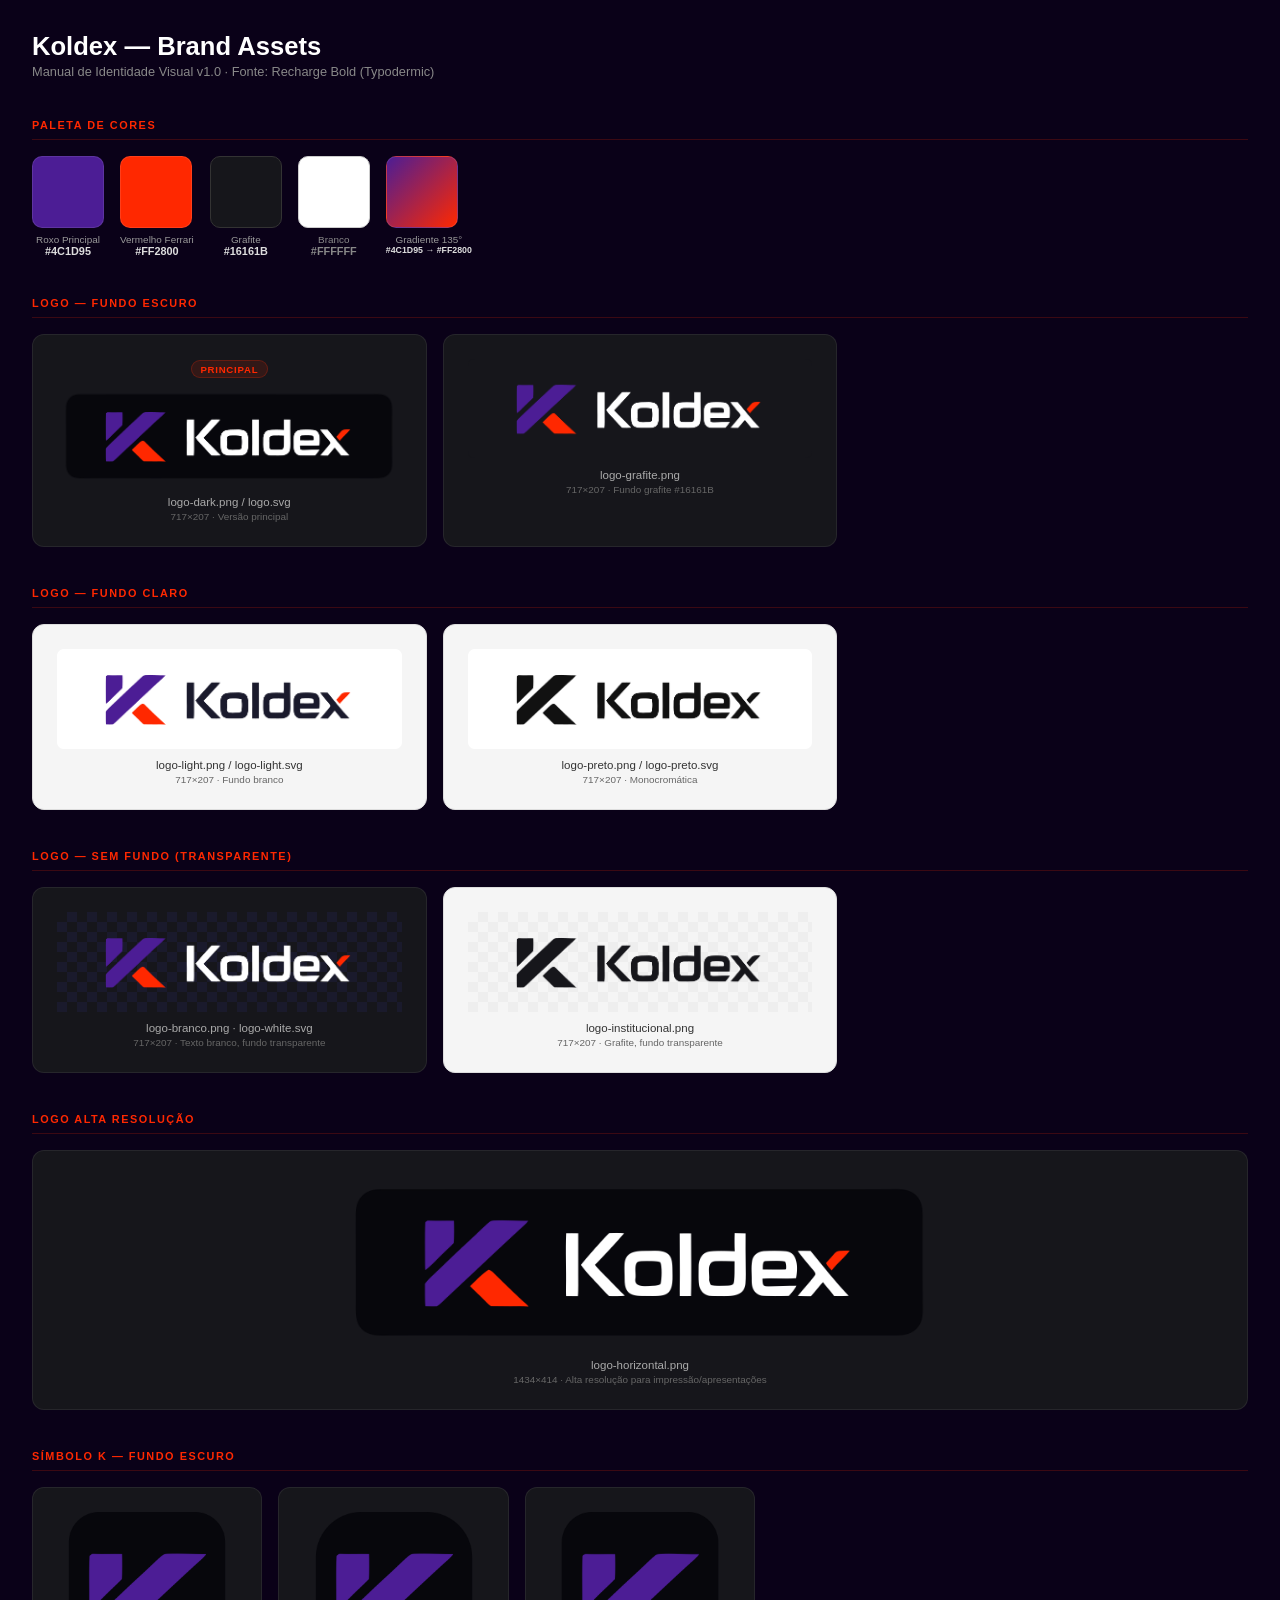
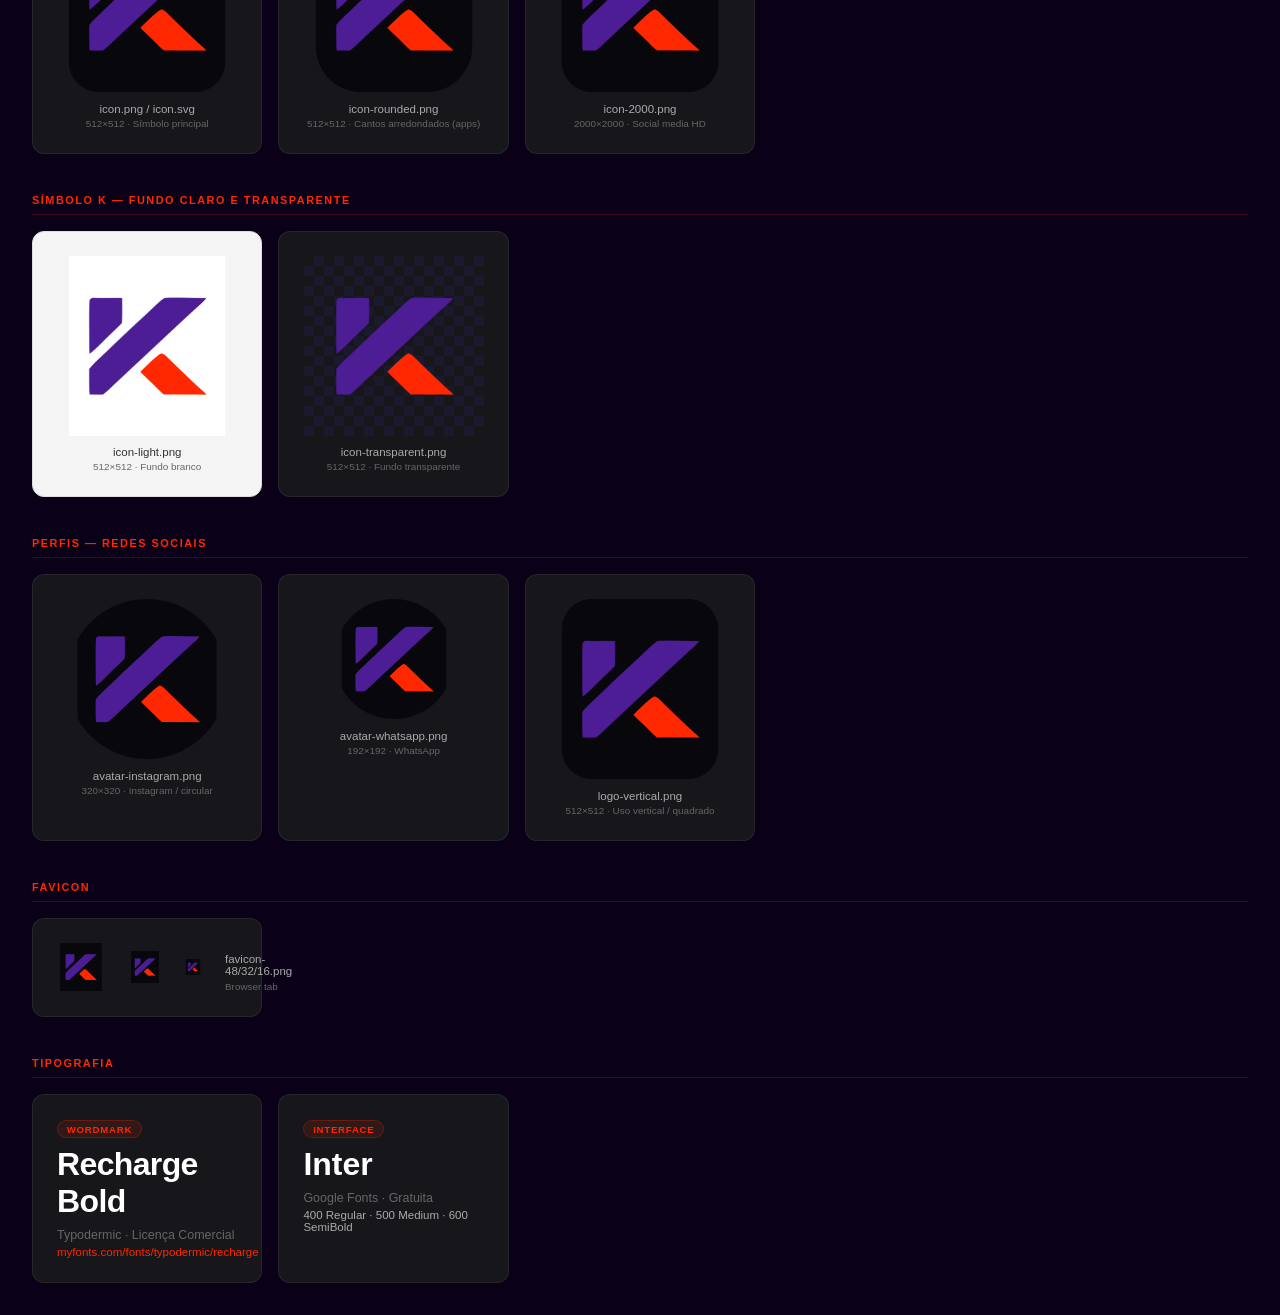
<file: koldex/assets/preview.html>
<!DOCTYPE html>
<html lang="pt-BR">
<head>
  <meta charset="UTF-8">
  <title>Koldex — Brand Assets</title>
  <style>
    * { box-sizing: border-box; margin: 0; padding: 0; }
    body { font-family: Inter, sans-serif; background: #0A0118; color: #fff; padding: 2rem; }
    h1 { font-size: 1.6rem; font-weight: 700; margin-bottom: 0.2rem; }
    .sub { color: #888; font-size: 0.8rem; margin-bottom: 2.5rem; }
    h2 { font-size: 0.68rem; font-weight: 600; letter-spacing: 0.14em; text-transform: uppercase;
         color: #FF2800; margin: 2.5rem 0 1rem; border-bottom: 1px solid rgba(255,40,0,0.2); padding-bottom: 0.5rem; }
    .grid { display: grid; grid-template-columns: repeat(auto-fill, minmax(220px, 1fr)); gap: 1rem; }
    .grid-wide { grid-template-columns: repeat(auto-fill, minmax(360px, 1fr)); }
    .card { border-radius: 12px; padding: 1.5rem; text-align: center; }
    .dk { background: #16161B; border: 1px solid rgba(255,255,255,0.07); }
    .lt { background: #f5f5f5; border: 1px solid #ddd; }
    .card img { max-width: 100%; height: auto; display: block; margin: 0 auto; }
    .lbl { font-size: 0.72rem; color: #aaa; margin-top: 0.65rem; }
    .sz  { font-size: 0.62rem; color: #666; margin-top: 0.2rem; }
    .lt .lbl { color: #444; }
    .lt .sz  { color: #888; }
    .colors { display: flex; gap: 1rem; flex-wrap: wrap; }
    .sw { text-align: center; }
    .sw-box { width: 72px; height: 72px; border-radius: 10px; border: 1px solid rgba(255,255,255,0.1); }
    .sw-name { font-size: 0.62rem; color: #999; margin-top: 0.35rem; }
    .sw-hex  { font-size: 0.68rem; font-weight: 600; color: #ddd; }
    .badge { display: inline-block; font-size: 0.6rem; font-weight: 600; letter-spacing: 0.08em;
             text-transform: uppercase; padding: 0.15rem 0.55rem; border-radius: 20px;
             background: rgba(255,40,0,0.12); color: #FF2800; border: 1px solid rgba(255,40,0,0.25);
             margin-bottom: 0.5rem; }
    .span2 { grid-column: span 2; }
  </style>
</head>
<body>

<h1>Koldex — Brand Assets</h1>
<p class="sub">Manual de Identidade Visual v1.0 · Fonte: Recharge Bold (Typodermic)</p>

<!-- PALETA -->
<h2>Paleta de Cores</h2>
<div class="colors">
  <div class="sw"><div class="sw-box" style="background:#4C1D95"></div><div class="sw-name">Roxo Principal</div><div class="sw-hex">#4C1D95</div></div>
  <div class="sw"><div class="sw-box" style="background:#FF2800"></div><div class="sw-name">Vermelho Ferrari</div><div class="sw-hex">#FF2800</div></div>
  <div class="sw"><div class="sw-box" style="background:#16161B;border-color:#333"></div><div class="sw-name">Grafite</div><div class="sw-hex">#16161B</div></div>
  <div class="sw"><div class="sw-box" style="background:#fff;border-color:#ccc"></div><div class="sw-name" style="color:#888">Branco</div><div class="sw-hex" style="color:#888">#FFFFFF</div></div>
  <div class="sw"><div class="sw-box" style="background:linear-gradient(135deg,#4C1D95,#FF2800)"></div><div class="sw-name">Gradiente 135°</div><div class="sw-hex" style="font-size:.55rem">#4C1D95 → #FF2800</div></div>
</div>

<!-- LOGO FUNDO ESCURO -->
<h2>Logo — Fundo Escuro</h2>
<div class="grid grid-wide">
  <div class="card dk">
    <div class="badge">Principal</div>
    <img src="logo-dark.png" alt="Logo dark">
    <div class="lbl">logo-dark.png / logo.svg</div>
    <div class="sz">717×207 · Versão principal</div>
  </div>
  <div class="card dk">
    <img src="logo-grafite.png" alt="Logo grafite">
    <div class="lbl">logo-grafite.png</div>
    <div class="sz">717×207 · Fundo grafite #16161B</div>
  </div>
</div>

<!-- LOGO FUNDO CLARO -->
<h2>Logo — Fundo Claro</h2>
<div class="grid grid-wide">
  <div class="card lt">
    <img src="logo-light.png" alt="Logo light">
    <div class="lbl" style="color:#333">logo-light.png / logo-light.svg</div>
    <div class="sz" style="color:#666">717×207 · Fundo branco</div>
  </div>
  <div class="card lt">
    <img src="logo-preto.png" alt="Logo preto">
    <div class="lbl" style="color:#333">logo-preto.png / logo-preto.svg</div>
    <div class="sz" style="color:#666">717×207 · Monocromática</div>
  </div>
</div>

<!-- LOGO SEM FUNDO -->
<h2>Logo — Sem Fundo (Transparente)</h2>
<div class="grid grid-wide">
  <div class="card dk">
    <img src="logo-branco.png" alt="Logo branco" style="background: repeating-conic-gradient(#1a1a2c 0% 25%, transparent 0% 50%) 0 0 / 20px 20px">
    <div class="lbl">logo-branco.png · logo-white.svg</div>
    <div class="sz">717×207 · Texto branco, fundo transparente</div>
  </div>
  <div class="card lt">
    <img src="logo-institucional.png" alt="Logo institucional" style="background: repeating-conic-gradient(#eee 0% 25%, transparent 0% 50%) 0 0 / 20px 20px">
    <div class="lbl" style="color:#333">logo-institucional.png</div>
    <div class="sz" style="color:#666">717×207 · Grafite, fundo transparente</div>
  </div>
</div>

<!-- LOGO ALTA RESOLUÇÃO -->
<h2>Logo Alta Resolução</h2>
<div class="grid" style="grid-template-columns: 1fr">
  <div class="card dk">
    <img src="logo-horizontal.png" alt="Logo horizontal HD" style="max-width:600px">
    <div class="lbl">logo-horizontal.png</div>
    <div class="sz">1434×414 · Alta resolução para impressão/apresentações</div>
  </div>
</div>

<!-- ÍCONE K -->
<h2>Símbolo K — Fundo Escuro</h2>
<div class="grid">
  <div class="card dk">
    <img src="icon.png" style="max-width:180px">
    <div class="lbl">icon.png / icon.svg</div>
    <div class="sz">512×512 · Símbolo principal</div>
  </div>
  <div class="card dk">
    <img src="icon-rounded.png" style="max-width:180px">
    <div class="lbl">icon-rounded.png</div>
    <div class="sz">512×512 · Cantos arredondados (apps)</div>
  </div>
  <div class="card dk">
    <img src="icon-2000.png" style="max-width:180px">
    <div class="lbl">icon-2000.png</div>
    <div class="sz">2000×2000 · Social media HD</div>
  </div>
</div>

<!-- ÍCONE K FUNDO CLARO / TRANSPARENTE -->
<h2>Símbolo K — Fundo Claro e Transparente</h2>
<div class="grid">
  <div class="card lt">
    <img src="icon-light.png" style="max-width:180px">
    <div class="lbl" style="color:#333">icon-light.png</div>
    <div class="sz" style="color:#666">512×512 · Fundo branco</div>
  </div>
  <div class="card dk">
    <img src="icon-transparent.png" style="max-width:180px; background: repeating-conic-gradient(#1a1a2c 0% 25%, transparent 0% 50%) 0 0 / 20px 20px">
    <div class="lbl">icon-transparent.png</div>
    <div class="sz">512×512 · Fundo transparente</div>
  </div>
</div>

<!-- AVATARES -->
<h2>Perfis — Redes Sociais</h2>
<div class="grid">
  <div class="card dk">
    <img src="avatar-instagram.png" style="max-width:160px; border-radius:50%">
    <div class="lbl">avatar-instagram.png</div>
    <div class="sz">320×320 · Instagram / circular</div>
  </div>
  <div class="card dk">
    <img src="avatar-whatsapp.png" style="max-width:120px; border-radius:50%">
    <div class="lbl">avatar-whatsapp.png</div>
    <div class="sz">192×192 · WhatsApp</div>
  </div>
  <div class="card dk">
    <img src="logo-vertical.png" style="max-width:180px">
    <div class="lbl">logo-vertical.png</div>
    <div class="sz">512×512 · Uso vertical / quadrado</div>
  </div>
</div>

<!-- FAVICON -->
<h2>Favicon</h2>
<div class="grid">
  <div class="card dk" style="display:flex;align-items:center;gap:1.5rem;text-align:left;max-width:320px">
    <img src="favicon-48.png" style="width:48px;height:48px">
    <img src="favicon-48.png" style="width:32px;height:32px">
    <img src="favicon-48.png" style="width:16px;height:16px">
    <div><div class="lbl">favicon-48/32/16.png</div><div class="sz">Browser tab</div></div>
  </div>
</div>

<!-- TIPOGRAFIA -->
<h2>Tipografia</h2>
<div class="grid">
  <div class="card dk" style="text-align:left">
    <div class="badge">Wordmark</div>
    <div style="font-size:2rem;font-weight:700;letter-spacing:-0.02em;color:#fff">Recharge Bold</div>
    <div style="font-size:0.78rem;color:#666;margin-top:0.5rem">Typodermic · Licença Comercial</div>
    <div style="font-size:0.72rem;color:#FF2800;margin-top:0.25rem">myfonts.com/fonts/typodermic/recharge</div>
  </div>
  <div class="card dk" style="text-align:left">
    <div class="badge">Interface</div>
    <div style="font-size:2rem;font-weight:600;color:#fff">Inter</div>
    <div style="font-size:0.78rem;color:#666;margin-top:0.5rem">Google Fonts · Gratuita</div>
    <div style="font-size:0.72rem;color:#aaa;margin-top:0.25rem">400 Regular · 500 Medium · 600 SemiBold</div>
  </div>
</div>

</body>
</html>
</file>
<file: css/tokens.css>
/* ═══════════════════════════════════════
   DESIGN TOKENS — Koldex
   Paleta, tipografia, espaçamento, sombras
═══════════════════════════════════════ */
:root {
  /* ── Cores ── */
  --c-bg:       #09090F;
  --c-bg1:      #0F0F1A;
  --c-bg2:      #141420;
  --c-bg3:      #1A1A2C;
  --c-bg4:      #1F1F30;
  --c-border:   rgba(255, 255, 255, 0.06);
  --c-border-p: rgba(76, 29, 149, 0.35);

  --c-roxo:     #4C1D95;  /* Roxo Principal Koldex */
  --c-roxo-v:   #6D28D9;  /* Roxo Vibrant Koldex */
  --c-roxo-l:   #8D5CF6;  /* Roxo Light Koldex */
  --c-vermelho:   #FF2800;  /* Vermelho Ferrari Koldex */
  --c-vermelho-l: #FF5E36;  /* Vermelho Ferrari Light */

  --c-text-1:   #F8F7FF;
  --c-text-2:   #A8A0C8;
  --c-text-3:   #665D8A;
  --c-white:    #FFFFFF;
  --c-danger:   #EF4444;
  --c-green:    #22C55E;

  /* ── Gradientes ── */
  --g-brand:    linear-gradient(135deg, #4C1D95 0%, #7C3AED 50%, #FF2800 100%);
  --g-brand-s:  linear-gradient(135deg, #6D28D9, #FF2800);
  --g-text:     linear-gradient(135deg, #C4B5FD 0%, #FFA394 100%);
  --g-subtle:   linear-gradient(135deg, rgba(76, 29, 149, 0.12), rgba(255, 40, 0, 0.06));

  /* ── Sombras ── */
  --s-card:     0 1px 3px rgba(0, 0, 0, 0.3), 0 8px 32px rgba(0, 0, 0, 0.2);
  --s-brand:    0 8px 32px rgba(76, 29, 149, 0.3), 0 2px 8px rgba(76, 29, 149, 0.2);
  --s-brand-l:  0 16px 48px rgba(76, 29, 149, 0.4);
  --s-glow:     0 0 60px rgba(76, 29, 149, 0.15);

  /* ── Tipografia ── */
  --f-sans: 'Inter', -apple-system, BlinkMacSystemFont, sans-serif;

  /* ── Espaçamento ── */
  --space-xs:      0.5rem;
  --space-sm:      1rem;
  --space-md:      1.5rem;
  --space-lg:      2.5rem;
  --space-xl:      4rem;
  --space-2xl:     7rem;
  --space-section: clamp(4rem, 8vw, 8rem);

  /* ── Border Radius ── */
  --r-xs:   6px;
  --r-sm:   10px;
  --r-md:   14px;
  --r-lg:   20px;
  --r-xl:   28px;
  --r-full: 9999px;

  /* ── Transições ── */
  --ease:   cubic-bezier(0.4, 0, 0.2, 1);
  --t-fast: 150ms var(--ease);
  --t-base: 220ms var(--ease);
  --t-slow: 400ms var(--ease);
}
</file>
<file: css/layout.css>
/* ═══════════════════════════════════════
   LAYOUT — Koldex
   Container, seções, grid helpers
═══════════════════════════════════════ */
.wrap {
  max-width: 1120px;
  margin: 0 auto;
  padding: 0 clamp(1.25rem, 5vw, 2.5rem);
}

.section {
  padding: var(--space-section) 0;
  position: relative;
  overflow: hidden;
}

.section-sm {
  padding: var(--space-xl) 0;
  position: relative;
  overflow: hidden;
}

/* ── Texto centralizado para headers de seção ── */
.text-center {
  text-align: center;
}

.mx-auto {
  margin-left: auto;
  margin-right: auto;
}
</file>
<file: css/typography.css>
/* ═══════════════════════════════════════
   TIPOGRAFIA — Koldex
═══════════════════════════════════════ */

/* ── Eyebrow / Badge ── */
.eyebrow {
  display: inline-flex;
  align-items: center;
  gap: 0.5rem;
  font-size: 0.7rem;
  font-weight: 600;
  letter-spacing: 0.12em;
  text-transform: uppercase;
  color: var(--c-vermelho-l);
  border: 1px solid rgba(255, 40, 0, 0.2);
  background: rgba(255, 40, 0, 0.05);
  padding: 0.3rem 0.85rem;
  border-radius: var(--r-full);
  margin-bottom: 1.25rem;
}

.eyebrow::before {
  content: '';
  width: 5px;
  height: 5px;
  background: var(--c-vermelho-l);
  border-radius: 50%;
  animation: pulse-dot 2s ease-in-out infinite;
}

@keyframes pulse-dot {
  0%, 100% { opacity: 1; transform: scale(1); }
  50%      { opacity: 0.4; transform: scale(0.7); }
}

/* ── Display (H1 hero) ── */
.display {
  font-size: clamp(2.75rem, 6vw, 5.5rem);
  font-weight: 800;
  line-height: 1.04;
  letter-spacing: -0.04em;
  color: var(--c-white);
}

.display .hi {
  background: var(--g-text);
  -webkit-background-clip: text;
  -webkit-text-fill-color: transparent;
  background-clip: text;
}

/* ── Heading (H2 seções) ── */
.heading {
  font-size: clamp(2rem, 3.5vw, 3rem);
  font-weight: 700;
  line-height: 1.1;
  letter-spacing: -0.03em;
  color: var(--c-white);
}

/* ── Subheading ── */
.subheading {
  font-size: clamp(1.1rem, 1.8vw, 1.25rem);
  font-weight: 400;
  color: var(--c-text-2);
  line-height: 1.75;
  max-width: 520px;
}

/* ── Body ── */
.body {
  font-size: 0.9rem;
  color: var(--c-text-2);
  line-height: 1.7;
}

/* ── Caption ── */
.caption {
  font-size: 0.78rem;
  color: var(--c-text-3);
  line-height: 1.5;
}
</file>
<file: css/buttons.css>
/* ═══════════════════════════════════════
   BOTÕES — Koldex
═══════════════════════════════════════ */
.btn {
  display: inline-flex;
  align-items: center;
  justify-content: center;
  gap: 0.5rem;
  font-family: var(--f-sans);
  font-weight: 600;
  font-size: 0.9rem;
  padding: 0.7rem 1.6rem;
  border-radius: var(--r-sm);
  border: none;
  cursor: pointer;
  position: relative;
  overflow: hidden;
  transition: transform var(--t-base), box-shadow var(--t-base), background var(--t-base);
  white-space: nowrap;
  text-decoration: none;
}

.btn:focus-visible {
  outline: 2px solid var(--c-roxo-l);
  outline-offset: 3px;
}

.btn:active {
  transform: scale(0.97);
}

/* ── Brand (primário) ── */
.btn-brand {
  background: var(--g-brand);
  color: #fff;
  box-shadow: var(--s-brand);
  padding: 0.8rem 1.8rem;
}

.btn-brand::before {
  content: '';
  position: absolute;
  inset: 0;
  background: rgba(255, 255, 255, 0);
  transition: background var(--t-base);
}

.btn-brand:hover {
  box-shadow: var(--s-brand-l);
  transform: translateY(-1px);
}

.btn-brand:hover::before {
  background: rgba(255, 255, 255, 0.06);
}

/* ── Outline (secundário) ── */
.btn-outline {
  background: transparent;
  color: var(--c-text-1);
  border: 1px solid var(--c-border-p);
  padding: 0.75rem 1.6rem;
}

.btn-outline:hover {
  background: rgba(91, 33, 182, 0.1);
  border-color: var(--c-roxo-l);
  transform: translateY(-1px);
}

/* ── WhatsApp ── */
.btn-wpp {
  background: #16A34A;
  color: #fff;
  box-shadow: 0 8px 24px rgba(22, 163, 74, 0.3);
  font-size: 0.95rem;
  padding: 0.85rem 2rem;
}

.btn-wpp:hover {
  background: #15803D;
  box-shadow: 0 12px 32px rgba(22, 163, 74, 0.4);
  transform: translateY(-1px);
}

/* ── Small variant ── */
.btn-sm {
  padding: 0.5rem 1.1rem;
  font-size: 0.82rem;
}
</file>
<file: css/nav.css>
/* ═══════════════════════════════════════
   NAVBAR — Koldex
═══════════════════════════════════════ */
#nav {
  position: fixed;
  top: 0;
  left: 0;
  right: 0;
  z-index: 200;
  background: rgba(9, 9, 15, 0.85);
  backdrop-filter: blur(24px) saturate(1.6);
  -webkit-backdrop-filter: blur(24px) saturate(1.6);
  border-bottom: 1px solid var(--c-border);
  transition: box-shadow var(--t-base);
}

#nav.scrolled {
  box-shadow: 0 8px 40px rgba(0, 0, 0, 0.5);
}

.nav-wrap {
  display: flex;
  align-items: center;
  justify-content: space-between;
  height: 72px;
  gap: 2rem;
}

/* ── Logo ── */
.nav-brand {
  display: flex;
  align-items: center;
  flex-shrink: 0;
}

.nav-logo {
  height: 32px;
  width: auto;
}

/* ── Links ── */
.nav-links {
  display: flex;
  align-items: center;
  gap: 2rem;
}

.nav-links a {
  font-size: 0.85rem;
  font-weight: 500;
  color: var(--c-text-2);
  transition: color var(--t-base);
  position: relative;
}

.nav-links a::after {
  content: '';
  position: absolute;
  bottom: -4px;
  left: 0;
  width: 0;
  height: 2px;
  background: var(--g-brand-s);
  transition: width var(--t-base);
}

.nav-links a:hover {
  color: var(--c-text-1);
}

.nav-links a:hover::after {
  width: 100%;
}

.nav-links a.active {
  color: var(--c-text-1);
}

.nav-links a.active::after {
  width: 100%;
}

/* ── Actions ── */
.nav-actions {
  display: flex;
  align-items: center;
  gap: 0.75rem;
  flex-shrink: 0;
}

/* ── Hamburger mobile ── */
.nav-toggle {
  display: none;
  flex-direction: column;
  justify-content: center;
  gap: 5px;
  width: 28px;
  height: 28px;
  cursor: pointer;
  z-index: 210;
}

.nav-toggle span {
  display: block;
  width: 100%;
  height: 2px;
  background: var(--c-text-1);
  border-radius: 2px;
  transition: transform var(--t-base), opacity var(--t-base);
}

.nav-toggle.active span:nth-child(1) {
  transform: translateY(7px) rotate(45deg);
}

.nav-toggle.active span:nth-child(2) {
  opacity: 0;
}

.nav-toggle.active span:nth-child(3) {
  transform: translateY(-7px) rotate(-45deg);
}

/* ── Mobile menu ── */
.nav-mobile {
  display: none;
  position: fixed;
  top: 72px;
  left: 0;
  right: 0;
  bottom: 0;
  background: rgba(9, 9, 15, 0.98);
  backdrop-filter: blur(20px);
  padding: 2rem;
  flex-direction: column;
  gap: 1.5rem;
  z-index: 199;
}

.nav-mobile.open {
  display: flex;
}

.nav-mobile a {
  font-size: 1.1rem;
  font-weight: 500;
  color: var(--c-text-2);
  padding: 0.75rem 0;
  border-bottom: 1px solid var(--c-border);
  transition: color var(--t-base);
}

.nav-mobile a:hover {
  color: var(--c-text-1);
}

/* ── Responsive ── */
@media (max-width: 768px) {
  .nav-links {
    display: none;
  }

  .nav-actions .btn-outline {
    display: none;
  }

  .nav-toggle {
    display: flex;
  }
}
</file>
<file: css/hero.css>
/* ═══════════════════════════════════════
   HERO — Koldex
═══════════════════════════════════════ */
#hero {
  min-height: 100vh;
  display: flex;
  align-items: center;
  padding-top: 72px;
  position: relative;
  overflow-x: hidden;
}

/* ── Orbs de fundo ── */
.hero-orb-1 {
  position: absolute;
  top: -20%;
  right: -10%;
  width: 70vw;
  max-width: 860px;
  aspect-ratio: 1;
  background: radial-gradient(circle at 50% 50%,
    rgba(91, 33, 182, 0.22) 0%,
    rgba(6, 182, 212, 0.06) 55%,
    transparent 75%);
  pointer-events: none;
  z-index: 0;
  animation: orb 9s ease-in-out infinite;
}

.hero-orb-2 {
  position: absolute;
  bottom: -15%;
  left: -8%;
  width: 50vw;
  max-width: 600px;
  aspect-ratio: 1;
  background: radial-gradient(circle at 50% 50%,
    rgba(91, 33, 182, 0.12) 0%,
    transparent 70%);
  pointer-events: none;
  z-index: 0;
  animation: orb 12s ease-in-out infinite reverse;
}

@keyframes orb {
  0%, 100% { transform: scale(1); }
  50%      { transform: scale(1.07); }
}

/* ── K watermark ── */
.hero-watermark {
  position: absolute;
  right: -5%;
  top: 50%;
  transform: translateY(-50%);
  width: 55vw;
  max-width: 700px;
  height: auto;
  opacity: 0.04;
  pointer-events: none;
  z-index: 0;
}

/* ── Grid decorativa ── */
.hero-grid-bg {
  position: absolute;
  inset: 0;
  z-index: 0;
  pointer-events: none;
  background-image:
    linear-gradient(rgba(91, 33, 182, 0.04) 1px, transparent 1px),
    linear-gradient(90deg, rgba(91, 33, 182, 0.04) 1px, transparent 1px);
  background-size: 64px 64px;
  mask-image: radial-gradient(ellipse 80% 80% at 50% 50%, black, transparent);
  -webkit-mask-image: radial-gradient(ellipse 80% 80% at 50% 50%, black, transparent);
}

/* ── Grid layout ── */
.hero-inner {
  display: grid;
  grid-template-columns: 1fr 1fr;
  align-items: center;
  gap: 5rem;
  position: relative;
  z-index: 1;
  width: 100%;
}

.hero-copy {
  max-width: 580px;
}

.hero-title {
  margin-bottom: 1.5rem;
}

.hero-sub {
  margin-bottom: 2.5rem;
}

.hero-ctas {
  display: flex;
  gap: 0.85rem;
  flex-wrap: wrap;
  margin-bottom: 3.5rem;
}

/* ── Métricas ── */
.hero-meta {
  display: flex;
  gap: 2.5rem;
  flex-wrap: wrap;
  padding-top: 2.5rem;
  border-top: 1px solid var(--c-border);
}

.hero-stat-num {
  font-size: 1.85rem;
  font-weight: 800;
  background: var(--g-text);
  -webkit-background-clip: text;
  -webkit-text-fill-color: transparent;
  background-clip: text;
  line-height: 1;
  margin-bottom: 0.25rem;
}

.hero-stat-label {
  font-size: 0.78rem;
  color: var(--c-text-3);
  line-height: 1.45;
}

/* ── Chat mockup ── */
.hero-visual {
  display: flex;
  align-items: center;
  justify-content: center;
  position: relative;
}

.hero-visual::before {
  content: '';
  position: absolute;
  width: 300px;
  height: 300px;
  border-radius: 50%;
  background: radial-gradient(circle, rgba(91, 33, 182, 0.25), transparent 70%);
  pointer-events: none;
}

.mockup {
  width: 270px;
  background: var(--c-bg2);
  border: 1px solid rgba(124, 58, 237, 0.2);
  border-radius: 24px;
  padding: 1rem;
  box-shadow: var(--s-card), 0 0 0 1px rgba(124, 58, 237, 0.1), 0 32px 80px rgba(0, 0, 0, 0.4);
  position: relative;
  z-index: 2;
  animation: float 6s ease-in-out infinite;
}

@keyframes float {
  0%, 100% { transform: translateY(0); }
  50%      { transform: translateY(-10px); }
}

/* ── Mockup status badge ── */
.mockup-status {
  position: absolute;
  top: -12px;
  right: 16px;
  display: flex;
  align-items: center;
  gap: 0.4rem;
  background: var(--c-bg3);
  border: 1px solid var(--c-border-p);
  border-radius: var(--r-full);
  padding: 0.3rem 0.75rem;
  font-size: 0.68rem;
  font-weight: 600;
  color: var(--c-green);
  box-shadow: 0 4px 12px rgba(0, 0, 0, 0.3);
}

.mockup-status::before {
  content: '';
  width: 6px;
  height: 6px;
  border-radius: 50%;
  background: var(--c-green);
  animation: pulse-dot 2s ease-in-out infinite;
}

/* ── Mockup header ── */
.mockup-header {
  display: flex;
  align-items: center;
  gap: 0.75rem;
  padding: 0.75rem;
  background: var(--c-bg3);
  border-radius: 14px;
  margin-bottom: 0.85rem;
}

.mockup-avatar {
  width: 36px;
  height: 36px;
  flex-shrink: 0;
  border-radius: 10px;
  overflow: hidden;
  background: #07070C;
  display: flex;
  align-items: center;
  justify-content: center;
  box-shadow: 0 2px 8px rgba(91, 33, 182, 0.4);
}

.mockup-avatar img {
  width: 24px;
  height: 24px;
  display: block;
}

.mockup-name {
  font-size: 0.82rem;
  font-weight: 600;
  line-height: 1;
  margin-bottom: 0.15rem;
}

.mockup-online {
  font-size: 0.68rem;
  color: var(--c-green);
}

/* ── Chat messages ── */
.chat {
  display: flex;
  flex-direction: column;
  gap: 0.5rem;
  padding: 0 0.25rem;
}

.msg {
  max-width: 83%;
  padding: 0.6rem 0.85rem;
  border-radius: 12px;
  font-size: 0.74rem;
  line-height: 1.5;
  opacity: 0;
  transform: translateY(6px);
}

.msg.in {
  background: var(--c-bg3);
  align-self: flex-start;
  border-bottom-left-radius: 3px;
}

.msg.out {
  background: linear-gradient(135deg, var(--c-roxo), var(--c-roxo-v));
  color: #fff;
  align-self: flex-end;
  border-bottom-right-radius: 3px;
}

.msg.show {
  opacity: 1;
  transform: translateY(0);
  transition: all 0.35s ease;
}

.msg-tick {
  font-size: 0.58rem;
  opacity: 0.55;
  margin-top: 0.2rem;
  text-align: right;
}

/* ── Typing indicator ── */
.typing-ind {
  display: flex;
  gap: 3px;
  align-items: center;
  padding: 0.6rem 0.85rem;
  background: var(--c-bg3);
  border-radius: 12px 12px 12px 3px;
  align-self: flex-start;
  opacity: 0;
}

.typing-ind.show {
  opacity: 1;
}

.typing-ind span {
  width: 5px;
  height: 5px;
  border-radius: 50%;
  background: var(--c-roxo-l);
  animation: bounce 1.1s ease-in-out infinite;
}

.typing-ind span:nth-child(2) { animation-delay: 0.15s; }
.typing-ind span:nth-child(3) { animation-delay: 0.3s; }

@keyframes bounce {
  0%, 100% { transform: translateY(0); }
  50%      { transform: translateY(-4px); }
}

/* ── Responsive ── */
@media (max-width: 960px) {
  .hero-inner {
    grid-template-columns: 1fr;
    text-align: center;
  }

  .hero-copy {
    max-width: 100%;
  }

  .hero-sub {
    margin-left: auto;
    margin-right: auto;
  }

  .hero-ctas {
    justify-content: center;
  }

  .hero-meta {
    justify-content: center;
  }

  .hero-visual {
    margin-top: 2rem;
    overflow: visible;
    justify-content: center;
  }

  .hero-visual::before {
    display: none;
  }

  .mockup {
    width: 240px;
    margin: 0 auto;
  }
}

@media (max-width: 640px) {
  .hero-meta {
    gap: 1.5rem;
  }
}
</file>
<file: css/sections.css>
/* ═══════════════════════════════════════
   SEÇÕES — Problemas, Solução, Como Funciona
═══════════════════════════════════════ */

/* ── PROBLEMAS ── */
#problemas {
  background: var(--c-bg);
}

.problemas-layout {
  display: grid;
  grid-template-columns: 1fr 1fr;
  gap: 4rem;
  align-items: center;
  margin-top: 3.5rem;
}

.problemas-items {
  display: flex;
  flex-direction: column;
  gap: 0.75rem;
}

.p-item {
  display: flex;
  align-items: flex-start;
  gap: 0.85rem;
  padding: 1rem 1.25rem;
  background: rgba(239, 68, 68, 0.04);
  border: 1px solid rgba(239, 68, 68, 0.1);
  border-radius: var(--r-md);
  transition: border-color var(--t-base), background var(--t-base);
}

.p-item:hover {
  background: rgba(239, 68, 68, 0.07);
  border-color: rgba(239, 68, 68, 0.22);
}

.p-icon {
  width: 22px;
  height: 22px;
  flex-shrink: 0;
  margin-top: 1px;
  border-radius: 50%;
  background: rgba(239, 68, 68, 0.12);
  display: flex;
  align-items: center;
  justify-content: center;
}

.p-icon svg {
  width: 12px;
  height: 12px;
  stroke: #F87171;
  stroke-width: 2.5;
  fill: none;
}

.p-item p {
  font-size: 0.875rem;
  color: var(--c-text-2);
  line-height: 1.55;
}

/* Quote card */
.quote-card {
  background: var(--c-bg2);
  border: 1px solid var(--c-border-p);
  border-radius: var(--r-xl);
  padding: 2.5rem;
  position: relative;
  overflow: hidden;
}

.quote-card::before {
  content: '\201C';
  position: absolute;
  top: -0.5rem;
  left: 1.5rem;
  font-size: 6rem;
  font-weight: 900;
  color: rgba(124, 58, 237, 0.12);
  line-height: 1;
  font-family: Georgia, serif;
}

.quote-card blockquote {
  font-size: 1.05rem;
  line-height: 1.75;
  color: var(--c-text-1);
  font-style: italic;
  margin-bottom: 1.25rem;
  position: relative;
}

.quote-card cite {
  font-size: 0.8rem;
  color: var(--c-text-3);
  font-style: normal;
}

/* ── SOLUÇÃO ── */
#solucao {
  background: var(--c-bg1);
}

.solucao-layout {
  margin-top: 3.5rem;
}

.solucao-desc {
  max-width: 640px;
  margin-bottom: 3rem;
}

.solucao-desc p {
  font-size: 1rem;
  color: var(--c-text-2);
  line-height: 1.75;
}

.metricas {
  display: grid;
  grid-template-columns: repeat(4, 1fr);
  gap: 1px;
  background: var(--c-border);
  border: 1px solid var(--c-border);
  border-radius: var(--r-xl);
  overflow: hidden;
}

.metrica {
  background: var(--c-bg2);
  padding: 2rem 1.5rem;
  text-align: center;
  transition: background var(--t-base);
}

.metrica:hover {
  background: var(--c-bg3);
}

.metrica-valor {
  font-size: 2rem;
  font-weight: 800;
  background: var(--g-text);
  -webkit-background-clip: text;
  -webkit-text-fill-color: transparent;
  background-clip: text;
  line-height: 1;
  margin-bottom: 0.5rem;
}

.metrica-label {
  font-size: 0.78rem;
  color: var(--c-text-3);
  line-height: 1.4;
}

/* ── COMO FUNCIONA ── */
#como {
  background: var(--c-bg);
}

.steps {
  display: grid;
  grid-template-columns: repeat(3, 1fr);
  gap: 2rem;
  margin-top: 4rem;
  position: relative;
}

/* Linha conectora */
.steps::before {
  content: '';
  position: absolute;
  top: 40px;
  left: calc(16.67% + 28px);
  right: calc(16.67% + 28px);
  height: 2px;
  background: linear-gradient(90deg,
    var(--c-border-p),
    rgba(6, 182, 212, 0.25),
    var(--c-border-p));
  z-index: 0;
}

.step {
  display: flex;
  flex-direction: column;
  align-items: center;
  text-align: center;
  padding: 0 1rem;
  position: relative;
  z-index: 1;
  transition: transform var(--t-base);
}

.step:hover {
  transform: translateY(-4px);
}

.step-num {
  width: 56px;
  height: 56px;
  border-radius: 50%;
  background: var(--c-bg2);
  border: 2px solid var(--c-border-p);
  display: flex;
  align-items: center;
  justify-content: center;
  font-size: 1.1rem;
  font-weight: 800;
  color: var(--c-roxo-l);
  margin-bottom: 1.5rem;
  box-shadow: 0 4px 16px rgba(91, 33, 182, 0.15);
  transition: all var(--t-base);
}

.step:hover .step-num {
  background: rgba(91, 33, 182, 0.15);
  box-shadow: 0 4px 24px rgba(91, 33, 182, 0.3);
  border-color: var(--c-roxo-l);
}

.step-icon {
  width: 44px;
  height: 44px;
  border-radius: 12px;
  background: rgba(91, 33, 182, 0.08);
  border: 1px solid rgba(91, 33, 182, 0.15);
  display: flex;
  align-items: center;
  justify-content: center;
  margin-bottom: 1rem;
}

.step-icon svg {
  width: 22px;
  height: 22px;
  stroke: var(--c-roxo-l);
  fill: none;
  stroke-width: 1.5;
}

.step h3 {
  font-size: 0.95rem;
  font-weight: 600;
  margin-bottom: 0.5rem;
  color: var(--c-text-1);
}

.step p {
  font-size: 0.82rem;
  color: var(--c-text-3);
  line-height: 1.6;
}

/* ── Responsive ── */
@media (max-width: 960px) {
  .problemas-layout {
    grid-template-columns: 1fr;
  }

  .metricas {
    grid-template-columns: repeat(2, 1fr);
  }

  .steps {
    grid-template-columns: 1fr;
    gap: 2.5rem;
  }

  .steps::before {
    display: none;
  }
}

@media (max-width: 640px) {
  .metricas {
    grid-template-columns: 1fr;
  }
}
</file>
<file: css/features.css>
/* ═══════════════════════════════════════
   FEATURES + SERVIÇOS
═══════════════════════════════════════ */

/* ── FEATURES GRID ── */
#features {
  background: var(--c-bg1);
}

.features-head {
  max-width: 560px;
  margin-bottom: 3.5rem;
}

.grid-features {
  display: grid;
  grid-template-columns: repeat(3, 1fr);
  gap: 1px;
  background: var(--c-border);
  border: 1px solid var(--c-border);
  border-radius: var(--r-xl);
  overflow: hidden;
}

.fcard {
  background: var(--c-bg2);
  padding: 2rem;
  position: relative;
  overflow: hidden;
  transition: background var(--t-base);
}

.fcard:hover {
  background: var(--c-bg3);
}

.fcard::after {
  content: '';
  position: absolute;
  top: 0;
  left: 0;
  right: 0;
  height: 2px;
  background: var(--g-brand-s);
  opacity: 0;
  transition: opacity var(--t-base);
}

.fcard:hover::after {
  opacity: 1;
}

.fcard-ico {
  width: 44px;
  height: 44px;
  flex-shrink: 0;
  border-radius: 11px;
  font-size: 1.2rem;
  background: rgba(91, 33, 182, 0.1);
  border: 1px solid rgba(91, 33, 182, 0.2);
  display: flex;
  align-items: center;
  justify-content: center;
  margin-bottom: 1.1rem;
}

.fcard-ico svg {
  width: 22px;
  height: 22px;
  stroke: var(--c-roxo-l);
  fill: none;
  stroke-width: 1.5;
  stroke-linecap: round;
  stroke-linejoin: round;
}

.fcard h3 {
  font-size: 0.95rem;
  font-weight: 600;
  margin-bottom: 0.45rem;
  color: var(--c-text-1);
}

.fcard p {
  font-size: 0.82rem;
  color: var(--c-text-3);
  line-height: 1.65;
}

/* ── SERVIÇOS ── */
#servicos {
  background: var(--c-bg);
}

.servicos-grid {
  display: grid;
  grid-template-columns: repeat(3, 1fr);
  gap: 1.25rem;
  margin-top: 3.5rem;
}

.scard {
  background: var(--c-bg1);
  border: 1px solid var(--c-border);
  border-radius: var(--r-lg);
  padding: 1.75rem;
  transition: border-color var(--t-base), transform var(--t-base);
  position: relative;
}

.scard:hover {
  border-color: var(--c-border-p);
  transform: translateY(-2px);
}

.scard.destaque {
  border-color: var(--c-border-p);
  background: var(--c-bg2);
  box-shadow: var(--s-glow);
}

.scard.destaque::before {
  content: '';
  position: absolute;
  top: 0;
  left: 0;
  right: 0;
  height: 3px;
  background: var(--g-brand);
  border-radius: var(--r-lg) var(--r-lg) 0 0;
}

.scard-ico {
  width: 40px;
  height: 40px;
  border-radius: 10px;
  background: rgba(91, 33, 182, 0.08);
  border: 1px solid rgba(91, 33, 182, 0.15);
  display: flex;
  align-items: center;
  justify-content: center;
  margin-bottom: 1rem;
}

.scard-ico svg {
  width: 20px;
  height: 20px;
  stroke: var(--c-roxo-l);
  fill: none;
  stroke-width: 1.5;
  stroke-linecap: round;
  stroke-linejoin: round;
}

.scard h3 {
  font-size: 0.9rem;
  font-weight: 600;
  color: var(--c-text-1);
  margin-bottom: 0.4rem;
}

.scard p {
  font-size: 0.8rem;
  color: var(--c-text-3);
  line-height: 1.6;
}

.scard-badge {
  display: inline-block;
  font-size: 0.65rem;
  font-weight: 600;
  letter-spacing: 0.08em;
  text-transform: uppercase;
  padding: 0.2rem 0.6rem;
  border-radius: var(--r-full);
  margin-top: 0.75rem;
}

.scard-badge.ativo {
  background: rgba(34, 197, 94, 0.1);
  color: var(--c-green);
  border: 1px solid rgba(34, 197, 94, 0.2);
}

.scard-badge.breve {
  background: rgba(168, 160, 200, 0.08);
  color: var(--c-text-3);
  border: 1px solid var(--c-border);
}

/* ── Responsive ── */
@media (max-width: 960px) {
  .grid-features {
    grid-template-columns: repeat(2, 1fr);
  }

  .servicos-grid {
    grid-template-columns: repeat(2, 1fr);
  }
}

@media (max-width: 640px) {
  .grid-features {
    grid-template-columns: 1fr;
  }

  .servicos-grid {
    grid-template-columns: 1fr;
  }
}
</file>
<file: css/planos.css>
/* ═══════════════════════════════════════
   PLANOS + FAQ + CTA FINAL + FOOTER
═══════════════════════════════════════ */

/* ── PLANOS ── */
#planos {
  background: var(--c-bg1);
}

.planos-grid {
  display: grid;
  grid-template-columns: repeat(3, 1fr);
  gap: 1.5rem;
  margin-top: 3.5rem;
  align-items: start;
}

.plano-card {
  background: var(--c-bg2);
  border: 1px solid var(--c-border);
  border-radius: var(--r-xl);
  padding: 2rem;
  position: relative;
  transition: border-color var(--t-base), transform var(--t-base);
}

.plano-card:hover {
  border-color: var(--c-border-p);
  transform: translateY(-2px);
}

.plano-card.popular {
  border-color: var(--c-roxo-v);
  box-shadow: var(--s-glow);
}

.plano-card.popular::before {
  content: '';
  position: absolute;
  top: 0;
  left: 0;
  right: 0;
  height: 3px;
  background: var(--g-brand);
  border-radius: var(--r-xl) var(--r-xl) 0 0;
}

.plano-popular-badge {
  position: absolute;
  top: -12px;
  left: 50%;
  transform: translateX(-50%);
  background: var(--g-brand);
  color: #fff;
  font-size: 0.65rem;
  font-weight: 700;
  letter-spacing: 0.08em;
  text-transform: uppercase;
  padding: 0.3rem 0.85rem;
  border-radius: var(--r-full);
  white-space: nowrap;
}

.plano-nome {
  font-size: 0.8rem;
  font-weight: 600;
  letter-spacing: 0.06em;
  text-transform: uppercase;
  color: var(--c-text-3);
  margin-bottom: 0.75rem;
}

.plano-preco {
  margin-bottom: 1.25rem;
}

.plano-valor {
  font-size: 2.2rem;
  font-weight: 800;
  color: var(--c-text-1);
  letter-spacing: -0.03em;
  line-height: 1;
}

.plano-valor span {
  font-size: 0.9rem;
  font-weight: 500;
  color: var(--c-text-3);
}

.plano-periodo {
  font-size: 0.75rem;
  color: var(--c-text-3);
  margin-top: 0.3rem;
}

.plano-desc {
  font-size: 0.82rem;
  color: var(--c-text-2);
  line-height: 1.6;
  margin-bottom: 1.5rem;
  padding-bottom: 1.5rem;
  border-bottom: 1px solid var(--c-border);
}

.plano-items {
  display: flex;
  flex-direction: column;
  gap: 0.6rem;
  margin-bottom: 1.75rem;
}

.plano-item {
  display: flex;
  align-items: flex-start;
  gap: 0.6rem;
  font-size: 0.82rem;
  color: var(--c-text-2);
  line-height: 1.4;
}

.plano-check {
  width: 16px;
  height: 16px;
  flex-shrink: 0;
  margin-top: 1px;
  border-radius: 50%;
  background: rgba(91, 33, 182, 0.12);
  border: 1px solid rgba(124, 58, 237, 0.25);
  display: flex;
  align-items: center;
  justify-content: center;
}

.plano-check svg {
  width: 10px;
  height: 10px;
  stroke: var(--c-roxo-l);
  stroke-width: 2.5;
  fill: none;
}

.plano-cta {
  width: 100%;
}

/* ── FAQ ── */
#faq {
  background: var(--c-bg);
}

.faq-wrap {
  max-width: 720px;
  margin: 3rem auto 0;
}

.faq-item {
  background: var(--c-bg2);
  border: 1px solid var(--c-border);
  border-radius: var(--r-md);
  overflow: hidden;
  margin-bottom: 0.65rem;
  transition: border-color var(--t-base);
}

.faq-item:hover {
  border-color: var(--c-border-p);
}

.faq-item[open] {
  border-color: var(--c-border-p);
}

.faq-item summary {
  display: flex;
  align-items: center;
  justify-content: space-between;
  gap: 1rem;
  padding: 1.2rem 1.5rem;
  font-size: 0.9rem;
  font-weight: 500;
  color: var(--c-text-1);
  cursor: pointer;
  list-style: none;
  transition: background var(--t-base);
}

.faq-item summary::-webkit-details-marker {
  display: none;
}

.faq-item summary:hover {
  background: rgba(255, 255, 255, 0.02);
}

.faq-icon {
  width: 22px;
  height: 22px;
  flex-shrink: 0;
  border-radius: 50%;
  background: rgba(91, 33, 182, 0.12);
  display: flex;
  align-items: center;
  justify-content: center;
  transition: transform var(--t-base), background var(--t-base);
}

.faq-icon svg {
  width: 12px;
  height: 12px;
  stroke: var(--c-roxo-l);
  stroke-width: 2;
  fill: none;
}

.faq-item[open] .faq-icon {
  transform: rotate(180deg);
  background: rgba(91, 33, 182, 0.2);
}

.faq-body {
  padding: 0 1.5rem 1.25rem;
  font-size: 0.85rem;
  color: var(--c-text-2);
  line-height: 1.75;
}

/* ── CTA FINAL ── */
#contato {
  background: var(--c-bg1);
  padding: var(--space-2xl) 0;
  text-align: center;
  position: relative;
  overflow: hidden;
}

.cta-bg {
  position: absolute;
  inset: 0;
  z-index: 0;
  pointer-events: none;
  background:
    radial-gradient(ellipse 60% 70% at 50% 50%,
      rgba(91, 33, 182, 0.12) 0%, transparent 70%),
    radial-gradient(ellipse 30% 40% at 20% 80%,
      rgba(6, 182, 212, 0.05) 0%, transparent 70%);
}

.cta-inner {
  position: relative;
  z-index: 1;
  max-width: 620px;
  margin: 0 auto;
}

.cta-icon {
  width: 64px;
  height: 64px;
  margin: 0 auto 1.75rem;
  border-radius: 18px;
  overflow: hidden;
  background: #07070C;
  display: flex;
  align-items: center;
  justify-content: center;
  box-shadow: var(--s-brand);
}

.cta-icon img {
  width: 100%;
  height: 100%;
  display: block;
}

#contato h2 {
  margin-bottom: 1rem;
}

#contato p {
  max-width: 480px;
  margin: 0 auto 2.5rem;
}

.cta-btns {
  display: flex;
  gap: 0.85rem;
  justify-content: center;
  flex-wrap: wrap;
}

.cta-meta {
  margin-top: 2rem;
  display: flex;
  gap: 0.5rem 2rem;
  justify-content: center;
  flex-wrap: wrap;
  font-size: 0.78rem;
  color: var(--c-text-3);
}

/* ── FOOTER ── */
footer {
  background: var(--c-bg);
  border-top: 1px solid var(--c-border);
  padding: 3.5rem 0 2rem;
}

.footer-grid {
  display: grid;
  grid-template-columns: 2fr 1fr 1fr;
  gap: 3rem;
  margin-bottom: 3rem;
}

.footer-brand {
  display: flex;
  align-items: center;
  gap: 10px;
  margin-bottom: 1rem;
}

.footer-logo {
  height: 40px;
  width: auto;
  min-width: 160px;
}

.footer-brand img:not(.footer-logo) {
  width: 32px;
  height: 32px;
}

.footer-brand span {
  font-size: 1.1rem;
  font-weight: 700;
  color: var(--c-text-1);
}

.footer-brand span span {
  color: var(--c-roxo-l);
  font-size: inherit;
}

.footer-desc {
  font-size: 0.82rem;
  color: var(--c-text-3);
  max-width: 280px;
  line-height: 1.65;
}

.footer-col h4 {
  font-size: 0.72rem;
  font-weight: 600;
  letter-spacing: 0.12em;
  text-transform: uppercase;
  color: var(--c-text-3);
  margin-bottom: 1rem;
}

.footer-col ul {
  display: flex;
  flex-direction: column;
  gap: 0.6rem;
}

.footer-col a {
  font-size: 0.82rem;
  color: var(--c-text-2);
  transition: color var(--t-base);
}

.footer-col a:hover {
  color: var(--c-text-1);
}

.footer-bottom {
  padding-top: 2rem;
  border-top: 1px solid var(--c-border);
  display: flex;
  align-items: center;
  justify-content: space-between;
  flex-wrap: wrap;
  gap: 1rem;
  font-size: 0.75rem;
  color: var(--c-text-3);
}

.footer-social {
  display: flex;
  gap: 0.75rem;
}

.footer-social a {
  width: 32px;
  height: 32px;
  border-radius: 50%;
  background: var(--c-bg1);
  border: 1px solid var(--c-border);
  display: flex;
  align-items: center;
  justify-content: center;
  transition: border-color var(--t-base), background var(--t-base);
}

.footer-social a:hover {
  border-color: var(--c-border-p);
  background: rgba(91, 33, 182, 0.1);
}

.footer-social svg {
  width: 14px;
  height: 14px;
  fill: var(--c-text-2);
}

/* ── Responsive ── */
@media (max-width: 960px) {
  .planos-grid {
    grid-template-columns: 1fr;
    max-width: 420px;
    margin-left: auto;
    margin-right: auto;
  }

  .footer-grid {
    grid-template-columns: 1fr 1fr;
  }
}

@media (max-width: 640px) {
  .footer-grid {
    grid-template-columns: 1fr;
  }
}
</file>
<file: css/utilities.css>
/* ═══════════════════════════════════════
   UTILITIES — Koldex
   Dividers, reveal animations, FAB
═══════════════════════════════════════ */

/* ── Divider ── */
.hr {
  height: 1px;
  background: linear-gradient(90deg, transparent, var(--c-border-p), rgba(6, 182, 212, 0.2), transparent);
}

/* ── Reveal on scroll ── */
.r {
  opacity: 0;
  transform: translateY(28px);
  transition: opacity 0.6s var(--ease), transform 0.6s var(--ease);
}

.r.v {
  opacity: 1;
  transform: none;
}

/* ── WhatsApp FAB ── */
.fab {
  position: fixed;
  bottom: 1.75rem;
  right: 1.75rem;
  z-index: 90;
  width: 56px;
  height: 56px;
  border-radius: 50%;
  background: #16A34A;
  display: flex;
  align-items: center;
  justify-content: center;
  box-shadow: 0 8px 28px rgba(22, 163, 74, 0.45);
  text-decoration: none;
  transition: transform var(--t-base), box-shadow var(--t-base);
  animation: fab-pulse 3.5s ease-in-out infinite;
}

.fab:hover {
  transform: scale(1.08);
  box-shadow: 0 12px 36px rgba(22, 163, 74, 0.6);
}

.fab svg {
  width: 26px;
  height: 26px;
  fill: #fff;
}

@keyframes fab-pulse {
  0%, 100% {
    box-shadow: 0 8px 28px rgba(22, 163, 74, 0.45), 0 0 0 0 rgba(22, 163, 74, 0);
  }
  55% {
    box-shadow: 0 8px 28px rgba(22, 163, 74, 0.45), 0 0 0 10px rgba(22, 163, 74, 0);
  }
}
</file>
<file: css/animations.css>
/* ═══════════════════════════════════════
   ANIMAÇÕES + POLISH — Koldex
   Etapa 5: smooth reveals, stagger, hover effects
═══════════════════════════════════════ */

/* ── Reveal com stagger (delay incremental) ── */
.r { transition-delay: 0ms; }
.r:nth-child(2) { transition-delay: 80ms; }
.r:nth-child(3) { transition-delay: 160ms; }
.r:nth-child(4) { transition-delay: 240ms; }
.r:nth-child(5) { transition-delay: 320ms; }
.r:nth-child(6) { transition-delay: 400ms; }
.r:nth-child(7) { transition-delay: 480ms; }

/* ── Reveal variantes ── */
.r-up {
  opacity: 0;
  transform: translateY(40px);
  transition: opacity 0.7s var(--ease), transform 0.7s var(--ease);
}

.r-up.v {
  opacity: 1;
  transform: none;
}

.r-scale {
  opacity: 0;
  transform: scale(0.95);
  transition: opacity 0.6s var(--ease), transform 0.6s var(--ease);
}

.r-scale.v {
  opacity: 1;
  transform: none;
}

/* ── Nav smooth hide/show on scroll ── */
#nav {
  transition: transform 0.3s var(--ease), box-shadow var(--t-base);
}

#nav.hidden {
  transform: translateY(-100%);
}

/* ── Glow pulsante sutil nos CTAs ── */
@keyframes glow-pulse {
  0%, 100% { box-shadow: var(--s-brand); }
  50% { box-shadow: var(--s-brand-l); }
}

.btn-brand {
  animation: glow-pulse 4s ease-in-out infinite;
}

.btn-brand:hover {
  animation: none;
}

/* ── Counter animation (para métricas) ── */
.metrica-valor {
  transition: transform 0.3s var(--ease);
}

.metrica:hover .metrica-valor {
  transform: scale(1.05);
}

/* ── Smooth transitions nos cards ── */
.fcard,
.scard,
.plano-card {
  transition: transform 0.3s var(--ease), border-color 0.3s var(--ease), box-shadow 0.3s var(--ease), background 0.3s var(--ease);
}

/* ── Brilho nos cards hover ── */
.plano-card.popular:hover {
  box-shadow: 0 0 80px rgba(91, 33, 182, 0.2), var(--s-glow);
}

/* ── Step hover glow ── */
.step-num {
  transition: all 0.3s var(--ease);
}

/* ── FAQ smooth open ── */
.faq-body {
  animation: faq-open 0.3s ease;
}

@keyframes faq-open {
  from {
    opacity: 0;
    transform: translateY(-8px);
  }
  to {
    opacity: 1;
    transform: none;
  }
}

/* ── Mobile touch feedback ── */
@media (hover: none) {
  .btn:active {
    transform: scale(0.95);
    transition-duration: 0.1s;
  }

  .fcard:active,
  .scard:active {
    background: var(--c-bg3);
  }
}

/* ── Scrollbar styling ── */
::-webkit-scrollbar {
  width: 8px;
}

::-webkit-scrollbar-track {
  background: var(--c-bg);
}

::-webkit-scrollbar-thumb {
  background: var(--c-bg3);
  border-radius: 4px;
}

::-webkit-scrollbar-thumb:hover {
  background: rgba(91, 33, 182, 0.4);
}

/* ── Selection color ── */
::selection {
  background: rgba(91, 33, 182, 0.3);
  color: var(--c-text-1);
}

/* ── Loading state (remove flash of unstyled content) ── */
html {
  scroll-padding-top: 80px;
}
</file>
<file: css/form.css>
/* ═══════════════════════════════════════
   FORMULÁRIO DE LEAD — Koldex
═══════════════════════════════════════ */

.lead-form {
  max-width: 520px;
  margin: 2rem auto 0;
  text-align: left;
}

.form-row {
  display: grid;
  grid-template-columns: 1fr 1fr;
  gap: 1rem;
  margin-bottom: 1rem;
}

.form-group {
  display: flex;
  flex-direction: column;
  gap: 0.4rem;
}

.form-group label {
  font-size: 0.78rem;
  font-weight: 500;
  color: var(--c-text-2);
}

.form-group input,
.form-group select {
  width: 100%;
  padding: 0.75rem 1rem;
  font-family: var(--f-sans);
  font-size: 0.88rem;
  color: var(--c-text-1);
  background: var(--c-bg2);
  border: 1px solid var(--c-border);
  border-radius: var(--r-sm);
  transition: border-color var(--t-base), box-shadow var(--t-base);
  appearance: none;
  -webkit-appearance: none;
}

.form-group input::placeholder {
  color: var(--c-text-3);
}

.form-group input:focus,
.form-group select:focus {
  outline: none;
  border-color: var(--c-roxo-v);
  box-shadow: 0 0 0 3px rgba(124, 58, 237, 0.15);
}

.form-group select {
  background-image: url("data:image/svg+xml,%3Csvg xmlns='http://www.w3.org/2000/svg' width='12' height='12' viewBox='0 0 24 24' fill='none' stroke='%23665D8A' stroke-width='2'%3E%3Cpolyline points='6 9 12 15 18 9'/%3E%3C/svg%3E");
  background-repeat: no-repeat;
  background-position: right 1rem center;
  padding-right: 2.5rem;
}

.form-group select option {
  background: var(--c-bg2);
  color: var(--c-text-1);
}

.form-submit {
  width: 100%;
  margin-top: 0.5rem;
  padding: 0.9rem 2rem;
  font-size: 0.95rem;
}

.form-note {
  text-align: center;
  font-size: 0.75rem;
  color: var(--c-text-3);
  margin-top: 0.85rem;
}

/* ── Divider "ou" ── */
.cta-divider {
  display: flex;
  align-items: center;
  gap: 1rem;
  margin: 2rem 0;
  max-width: 520px;
  margin-left: auto;
  margin-right: auto;
}

.cta-divider::before,
.cta-divider::after {
  content: '';
  flex: 1;
  height: 1px;
  background: var(--c-border);
}

.cta-divider span {
  font-size: 0.78rem;
  color: var(--c-text-3);
  font-weight: 500;
}

/* ── Success state ── */
.form-success {
  max-width: 400px;
  margin: 2rem auto;
  padding: 2.5rem;
  background: var(--c-bg2);
  border: 1px solid rgba(34, 197, 94, 0.2);
  border-radius: var(--r-xl);
  text-align: center;
}

.form-success svg {
  margin-bottom: 1rem;
}

.form-success h3 {
  font-size: 1.1rem;
  font-weight: 700;
  color: var(--c-text-1);
  margin-bottom: 0.5rem;
}

.form-success p {
  font-size: 0.88rem;
  color: var(--c-text-2);
}

/* ── Responsive ── */
@media (max-width: 640px) {
  .form-row {
    grid-template-columns: 1fr;
  }

  .lead-form {
    max-width: 100%;
  }
}
</file>
<file: css/responsive.css>
/* ═══════════════════════════════════════
   RESPONSIVIDADE COMPLETA — Koldex
   Adaptação para celulares, tablets, laptops, desktops
═══════════════════════════════════════ */

/* ── Extra large screens (> 1400px) ── */
@media (min-width: 1400px) {
  .wrap {
    max-width: 1200px;
  }

  .display {
    font-size: 5.5rem;
  }
}

/* ── Large tablets / small laptops (768px - 960px) ── */
@media (max-width: 960px) {
  .hero-inner {
    grid-template-columns: 1fr;
    text-align: center;
    gap: 3rem;
  }

  .hero-copy {
    max-width: 100%;
  }

  .hero-sub {
    margin-left: auto;
    margin-right: auto;
  }

  .hero-ctas {
    justify-content: center;
  }

  .hero-meta {
    justify-content: center;
  }

  .hero-visual {
    margin-top: 2rem;
  }

  .mockup {
    width: 240px;
    margin: 0 auto;
  }

  .problemas-layout {
    grid-template-columns: 1fr;
    gap: 2.5rem;
  }

  .metricas {
    grid-template-columns: repeat(2, 1fr);
  }

  .steps {
    grid-template-columns: 1fr;
    gap: 2.5rem;
  }

  .steps::before {
    display: none;
  }

  .grid-features {
    grid-template-columns: repeat(2, 1fr);
  }

  .servicos-grid {
    grid-template-columns: repeat(2, 1fr);
  }

  .planos-grid {
    grid-template-columns: 1fr;
    max-width: 420px;
    margin-left: auto;
    margin-right: auto;
  }

  .footer-grid {
    grid-template-columns: 1fr 1fr;
  }
}

/* ── Tablets portrait (640px - 768px) ── */
@media (max-width: 768px) {
  .nav-links {
    display: none;
  }

  .nav-actions .btn-outline {
    display: none;
  }

  .nav-toggle {
    display: flex;
  }

  .section {
    padding: clamp(3rem, 6vw, 5rem) 0;
  }

  .display {
    font-size: clamp(2rem, 8vw, 3.5rem);
  }

  .heading {
    font-size: clamp(1.6rem, 5vw, 2.2rem);
  }

  .subheading {
    font-size: clamp(0.95rem, 2.5vw, 1.15rem);
  }
}

/* ── Mobile phones (< 640px) ── */
@media (max-width: 640px) {
  body {
    font-size: 15px;
  }

  #hero {
    min-height: auto;
    padding-top: 80px;
    padding-bottom: 2rem;
  }

  .hero-visual {
    display: flex !important;
    margin-top: 2rem;
  }

  .mockup {
    width: 220px;
    margin: 0 auto;
  }

  .wrap {
    padding: 0 1.25rem;
  }

  .hero-meta {
    gap: 1.5rem;
    flex-direction: row;
    justify-content: center;
  }

  .hero-stat-num {
    font-size: 1.5rem;
  }

  .hero-ctas {
    flex-direction: column;
    align-items: stretch;
  }

  .hero-ctas .btn {
    justify-content: center;
    width: 100%;
  }

  .metricas {
    grid-template-columns: repeat(2, 1fr);
  }

  .metrica {
    padding: 1.5rem 1rem;
  }

  .metrica-valor {
    font-size: 1.6rem;
  }

  .grid-features {
    grid-template-columns: 1fr;
  }

  .servicos-grid {
    grid-template-columns: 1fr;
  }

  .fcard {
    padding: 1.5rem;
  }

  .planos-grid {
    max-width: 100%;
  }

  .plano-card {
    padding: 1.5rem;
  }

  .footer-grid {
    grid-template-columns: 1fr;
    gap: 2rem;
  }

  .footer-bottom {
    flex-direction: column;
    text-align: center;
  }

  .cta-btns {
    flex-direction: column;
    align-items: stretch;
  }

  .cta-btns .btn {
    width: 100%;
    justify-content: center;
  }

  /* FAB menor em mobile */
  .fab {
    width: 50px;
    height: 50px;
    bottom: 1.25rem;
    right: 1.25rem;
  }

  .fab svg {
    width: 22px;
    height: 22px;
  }
}

/* ── Extra small phones (< 380px) ── */
@media (max-width: 380px) {
  .wrap {
    padding: 0 1rem;
  }

  .display {
    font-size: 1.8rem;
  }

  .hero-meta {
    gap: 1rem;
  }

  .hero-stat-num {
    font-size: 1.3rem;
  }

  .nav-wrap {
    height: 60px;
  }

  .nav-brand-icon {
    width: 28px;
    height: 28px;
  }

  .nav-brand-text {
    font-size: 1rem;
  }

  .eyebrow {
    font-size: 0.62rem;
  }

  .btn {
    font-size: 0.82rem;
    padding: 0.65rem 1.2rem;
  }
}

/* ── Landscape phones ── */
@media (max-height: 500px) and (orientation: landscape) {
  #hero {
    min-height: auto;
    padding-top: 80px;
    padding-bottom: 2rem;
  }

  .hero-watermark {
    display: none;
  }
}

/* ── Touch devices — larger tap targets ── */
@media (hover: none) and (pointer: coarse) {
  .btn {
    min-height: 44px;
  }

  .nav-links a {
    padding: 0.5rem;
  }

  .faq-item summary {
    padding: 1.3rem 1.5rem;
    min-height: 48px;
  }
}

/* ── Print ── */
@media print {
  #nav, .fab, .hero-visual, .hero-watermark, .hero-orb-1, .hero-orb-2, .hero-grid-bg {
    display: none;
  }

  body {
    background: #fff;
    color: #000;
  }

  .section {
    padding: 2rem 0;
  }
}
</file>
